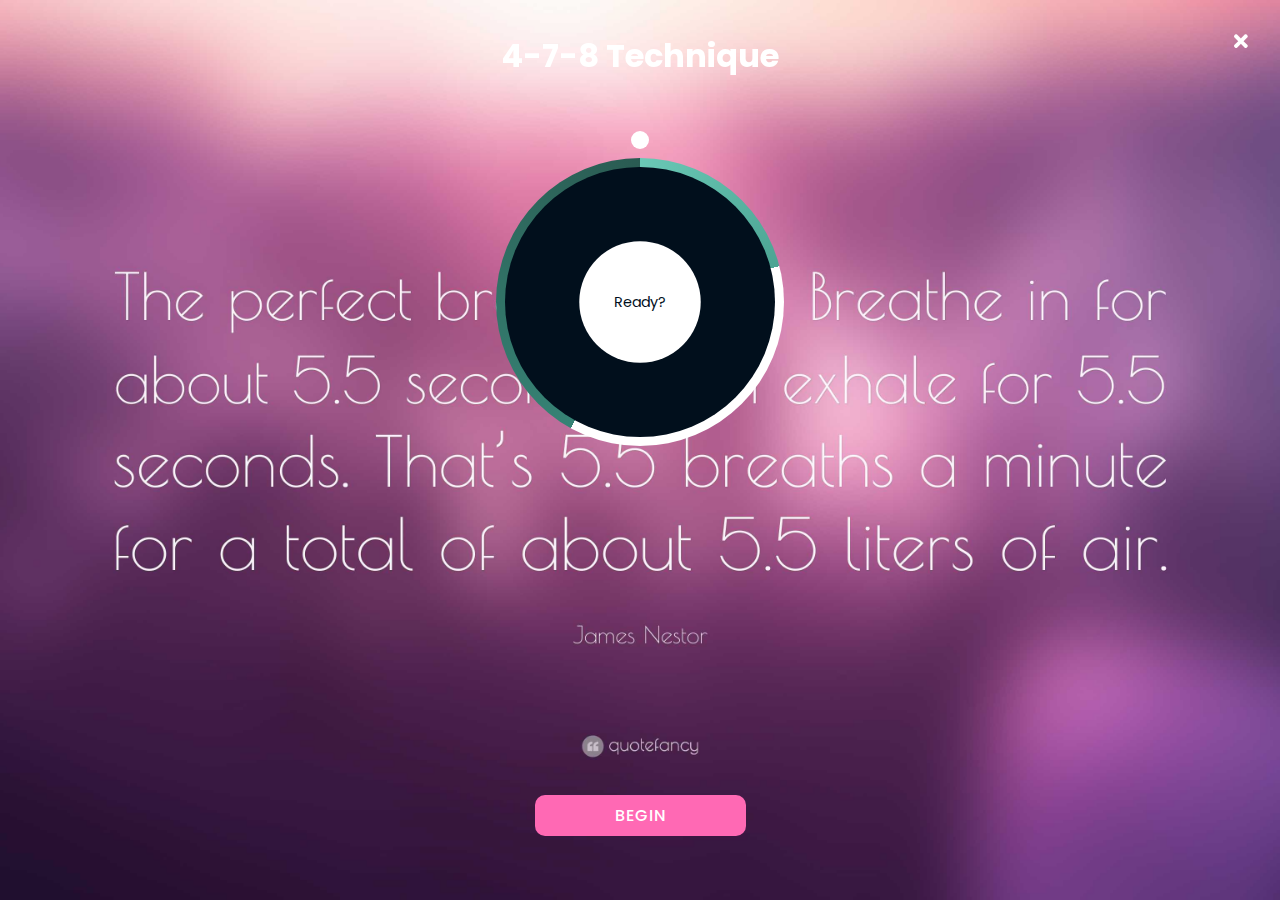
<file: meditation/html/4-7-8-breathing.html>
<!DOCTYPE html>
<html lang="en">
  <head>
    <meta charset="UTF-8" />
    <meta http-equiv="X-UA-Compatible" content="IE=edge" />
    <meta name="viewport" content="width=device-width, initial-scale=1.0" />
    <link rel="preconnect" href="https://fonts.gstatic.com" />
    <link
      href="https://fonts.googleapis.com/css2?family=Poppins:wght@400;500;600&display=swap"
      rel="stylesheet"
    />
    <link
      rel="stylesheet"
      href="https://cdnjs.cloudflare.com/ajax/libs/font-awesome/5.15.2/css/all.min.css"
    />
    <link rel="stylesheet" href="../styles.css" />
    <link rel="icon" type="image/png" sizes="32x32" href="./assets/img/buddha-meditating-monk-meditating-buddhist-monk-giving-a-feeling-of-connection-with-the-universe-buddhist-meditation-indian-tibetan-monk-lama-monk-chanting-mantras-mandala-art-png.webp" />
    <title>Meditation | 4-7-8 Technique</title>
  </head>
  <body id="relax-body">
    <div class="preload">
      <p class="text-loader">take a deep breath</p>
      <span></span>
      <span></span>
      <span></span>
      <span></span>
    </div>
    <!-- deep breathing -->
    <div class="four-breathing" id="four-breathing">
      <h1 class="breath-title">4-7-8 Technique</h1>
      <a class="btn" href="./relax.html">
        <i class="fas fa-times exit-relax btnExit"></i
      ></a>
      <div class="four-container" id="four-container">
        <div class="circle-four"></div>
        <div class="animate-circle" id="animate-circle"></div>
        <p id="four-text">Ready?</p>
        <div class="pointer-container-four">
          <span class="pointer-four"></span>
        </div>
        <div class="gradient-circle-four"></div>
      </div>

      <button class="start-technique-btn">Begin</button>
    </div>

    <script src="../Javascript/four-seven-eight.js"></script>
  </body>
</html>
</file>
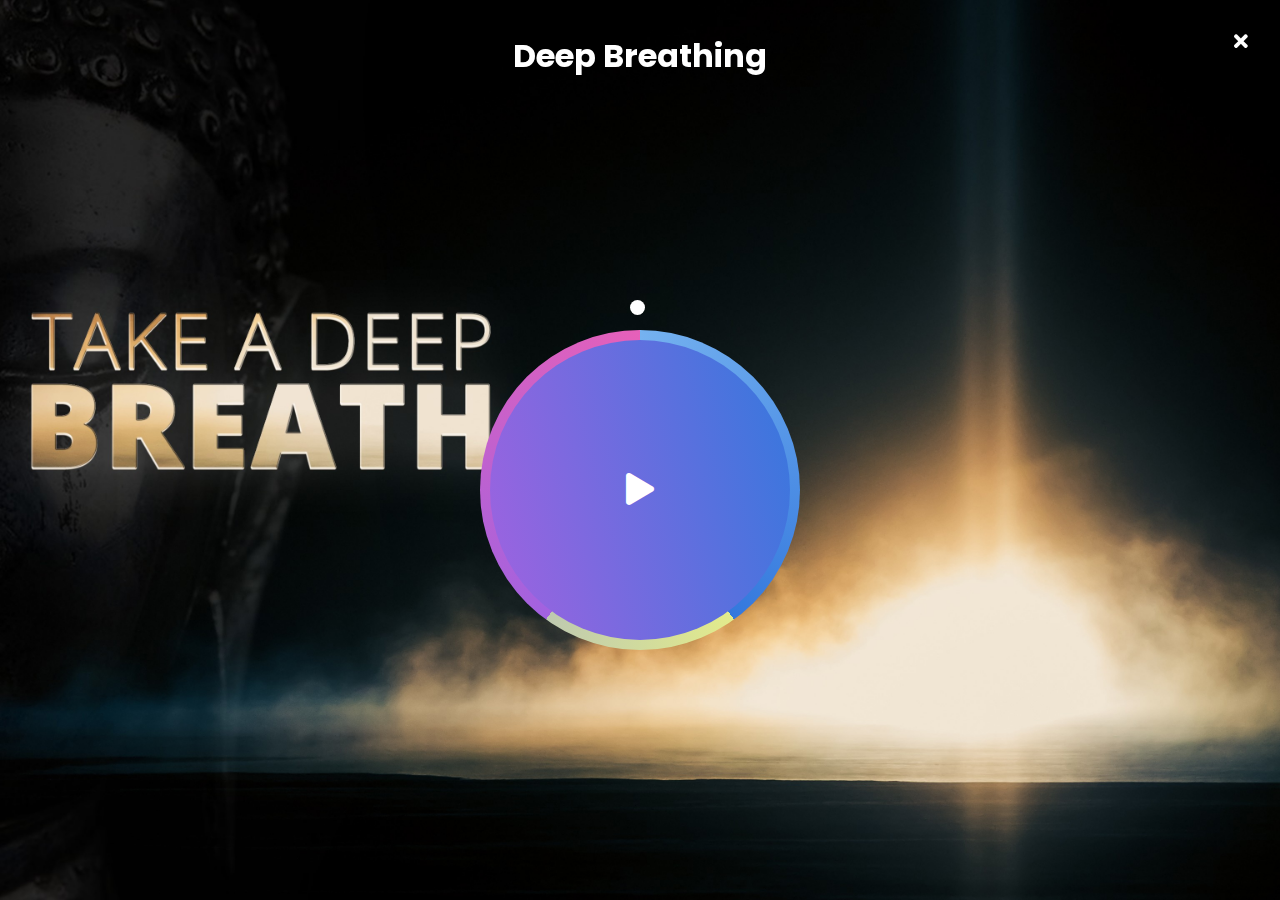
<file: meditation/html/breathing.html>
<!DOCTYPE html>
<html lang="en">
  <head>
    <meta charset="UTF-8" />
    <meta http-equiv="X-UA-Compatible" content="IE=edge" />
    <meta name="viewport" content="width=device-width, initial-scale=1.0" />
    <link rel="preconnect" href="https://fonts.gstatic.com" />
    <link
      href="https://fonts.googleapis.com/css2?family=Poppins:wght@400;500;600&display=swap"
      rel="stylesheet"
    />
    <link
      rel="stylesheet"
      href="https://cdnjs.cloudflare.com/ajax/libs/font-awesome/5.15.2/css/all.min.css"
    />
    <link rel="stylesheet" href="../styles.css" />
    <link rel="icon" type="image/png" sizes="32x32" href="./assets/img/buddha-meditating-monk-meditating-buddhist-monk-giving-a-feeling-of-connection-with-the-universe-buddhist-meditation-indian-tibetan-monk-lama-monk-chanting-mantras-mandala-art-png.webp" />
    <title>Meditation | Deep Breathing</title>
  </head>
  <body id="relax-body">
    <div class="preload">
      <p class="text-loader">take a deep breath</p>
      <span></span>
      <span></span>
      <span></span>
      <span></span>
    </div>
    <!-- deep breathing -->
    <div class="relax-container" id="deep-breathing">
      <h1 class="breath-title">Deep Breathing</h1>
      <a class="btn" href="./relax.html">
        <i class="fas fa-times exit-relax btnExit"></i
      ></a>
      <div class="relaxer-container" id="relaxer-container">
        <div class="circle"></div>
        <p id="relax-text"><i class="fas fa-play fa-2x startBreathe"></i></p>
        <div class="pointer-container">
          <span class="pointer"></span>
        </div>
        <div class="gradient-circle"></div>
      </div>
    </div>

    <script src="../Javascript/breathe.js"></script>
  </body>
</html>
</file>
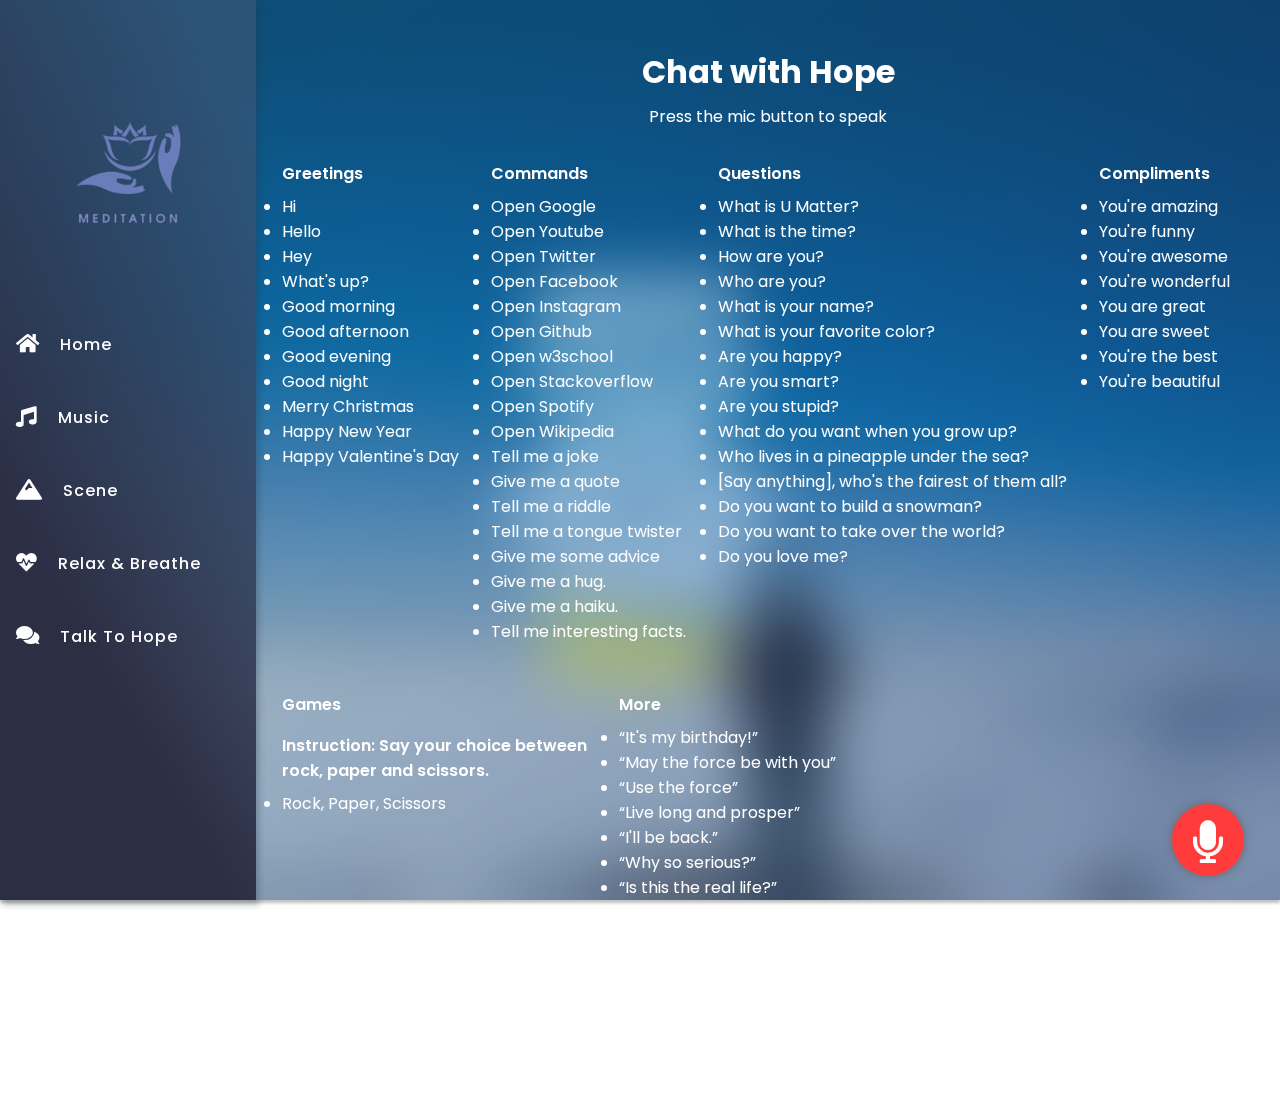
<file: meditation/html/hope.html>
<!DOCTYPE html>
<html lang="en">
  <head>
    <meta charset="UTF-8" />
    <meta http-equiv="X-UA-Compatible" content="IE=edge" />
    <meta name="viewport" content="width=device-width, initial-scale=1.0" />
    <link rel="preconnect" href="https://fonts.gstatic.com" />
    <link
      href="https://fonts.googleapis.com/css2?family=Poppins:wght@400;500;600&display=swap"
      rel="stylesheet"
    />
    <link
      rel="stylesheet"
      href="https://cdnjs.cloudflare.com/ajax/libs/font-awesome/5.15.2/css/all.min.css"
    />
    <link rel="stylesheet" href="../styles.css" />
    <link rel="icon" type="image/png" sizes="32x32" href="./assets/img/buddha-meditating-monk-meditating-buddhist-monk-giving-a-feeling-of-connection-with-the-universe-buddhist-meditation-indian-tibetan-monk-lama-monk-chanting-mantras-mandala-art-png.webp" />
    <title>meditation | Talk to Hope</title>
  </head>
  <body id="hope-body">
    <div class="preload">
      <p class="text-loader">take a deep breath</p>
      <span></span>
      <span></span>
      <span></span>
      <span></span>
    </div>
    <nav class="nav-bar">
      <nav class="nav">
        <img src="../assets/img/yoga1.jpg" alt="" class="logo" />
        <ul class="nav-links">
          <a href="../index.html" class="nav-link">
            <i class="fas fa-home nav-icon"></i>
            <span class="nav-text">Home</span>
          </a>

          <a href="./music.html" class="nav-link">
            <i class="fas fa-music nav-icon"></i>
            <span class="nav-text">Music</span>
          </a>

          <a href="./scene.html" class="nav-link">
            <i class="fas fa-mountain nav-icon"></i>
            <span class="nav-text">Scene</span>
          </a>

          <a href="./relax.html" class="nav-link">
            <i class="fas fa-heartbeat nav-icon"></i>
            <span class="nav-text">Relax & Breathe</span>
          </a>

          <a href="./hope.html" class="nav-link active">
            <i class="fas fa-comments nav-icon"></i>
            <span class="nav-text">Talk To Hope</span>
          </a>
        </ul>
      </nav>
    </nav>
    <!-- mobile-header -->
    <header class="header mobile-music-header">
      <!-- mobile logo -->
      <div class="mobile-logo">
        <img src="../assets/img/yoga1.jpg" alt="" />
      </div>
      <!-- menu -->
      <div class="menu">
        <div class="line line1"></div>
        <div class="line line2"></div>
        <div class="line line3"></div>
      </div>
    </header>
    <!-- mobile nav -->
    <nav class="mobile-nav">
      <ul class="mobile-nav-links">
        <a href="../index.html" class="mobile-nav-link">
          <i class="fas fa-home mobile-nav-icon"></i>
          <span class="mobile-nav-text">Home</span>
        </a>

        <a href="./music.html" class="mobile-nav-link">
          <i class="fas fa-music mobile-nav-icon"></i>

          <span class="mobile-nav-text">Music</span>
        </a>

        <a href="./scene.html" class="mobile-nav-link">
          <i class="fas fa-mountain mobile-nav-icon"></i>
          <span class="mobile-nav-text">Scene</span>
        </a>

        <a href="./relax.html" class="mobile-nav-link">
          <i class="fas fa-heartbeat mobile-nav-icon"></i>
          <span class="mobile-nav-text">Relax & Breathe</span>
        </a>

        <a href="./hope.html" class="mobile-nav-link mobile-active">
          <i class="fas fa-comments mobile-nav-icon"></i>
          <span class="mobile-nav-text">Talk To Hope</span>
        </a>
      </ul>
    </nav>

    <!-- mobile-bottom-menu -->
    <nav class="mobile-b-nav">
      <ul class="mobile-b-nav-links">
        <a href="../index.html" class="mobile-b-nav-link">
          <i class="fas fa-home mobile-b-icon"></i>
        </a>
        <a href="./music.html" class="mobile-b-nav-link">
          <i class="fas fa-music mobile-b-icon"></i>
        </a>

        <a href="./scene.html" class="mobile-b-nav-link">
          <i class="fas fa-mountain mobile-b-icon"></i>
        </a>

        <a href="./relax.html" class="mobile-b-nav-link">
          <i class="fas fa-heartbeat mobile-b-icon"></i>
        </a>

        <a href="./hope.html" class="mobile-b-nav-link">
          <i class="fas fa-comments mobile-b-icon mobile-b-active"></i>
        </a>
      </ul>
    </nav>

    <!-- content -->
    <div class="content hope">
      <header class="hope-header"><h1>Chat with Hope</h1></header>
      <section class="hope-content">
        <p class="show-command">Say "Show all commands." to see commands.</p>
        <div class="skill-list-container">
          <p class="press-to-speak-title">Press the mic button to speak</p>

          <div class="skill-list">
            <ul>
              <p>Greetings</p>
              <li>Hi</li>
              <li>Hello</li>
              <li>Hey</li>
              <li>What's up?</li>
              <li>Good morning</li>
              <li>Good afternoon</li>
              <li>Good evening</li>
              <li>Good night</li>
              <li>Merry Christmas</li>
              <li>Happy New Year</li>
              <li>Happy Valentine's Day</li>
            </ul>
            <ul>
              <p>Commands</p>
              <li>Open Google</li>
              <li>Open Youtube</li>
              <li>Open Twitter</li>
              <li>Open Facebook</li>
              <li>Open Instagram</li>
              <li>Open Github</li>
              <li>Open w3school</li>
              <li>Open Stackoverflow</li>
              <li>Open Spotify</li>
              <li>Open Wikipedia</li>
              <li>Tell me a joke</li>
              <li>Give me a quote</li>
              <li>Tell me a riddle</li>
              <li>Tell me a tongue twister</li>
              <li>Give me some advice</li>
              <li>Give me a hug.</li>
              <li>Give me a haiku.</li>
              <li>Tell me interesting facts.</li>
            </ul>

            <ul>
              <p>Questions</p>
              <li>What is U Matter?</li>
              <li>What is the time?</li>
              <li>How are you?</li>
              <li>Who are you?</li>
              <li>What is your name?</li>
              <li>What is your favorite color?</li>
              <li>Are you happy?</li>
              <li>Are you smart?</li>
              <li>Are you stupid?</li>
              <li>What do you want when you grow up?</li>
              <li>Who lives in a pineapple under the sea?</li>
              <li>[Say anything], who's the fairest of them all?</li>
              <li>Do you want to build a snowman?</li>
              <li>Do you want to take over the world?</li>
              <li>Do you love me?</li>
            </ul>
            <ul>
              <p>Compliments</p>
              <li>You're amazing</li>
              <li>You're funny</li>
              <li>You're awesome</li>
              <li>You're wonderful</li>
              <li>You are great</li>
              <li>You are sweet</li>
              <li>You're the best</li>
              <li>You're beautiful</li>
            </ul>

            <ul>
              <p>Games</p>
              <p>
                Instruction: Say your choice between <br />
                rock, paper and scissors.
              </p>
              <li>Rock, Paper, Scissors</li>
            </ul>
            <ul>
              <p>More</p>
              <li>“It's my birthday!”</li>
              <li>“May the force be with you”</li>
              <li>“Use the force”</li>
              <li>“Live long and prosper”</li>
              <li>“I'll be back.”</li>
              <li>“Why so serious?”</li>
              <li>“Is this the real life?”</li>
              <li>“Never gonna give you up”</li>
              <li>“See you later alligator”</li>
              <li>“Roses are red, violets are blue”</li>
              <li>“Knock knock”</li>
              <li>“Mic test”</li>
              <li>“I'm sad”</li>
              <li>“Marco”</li>
            </ul>
          </div>
        </div>
        <div class="chatarea-main">
          <div class="chatarea-outer"></div>
        </div>
      </section>
      <button id="mic"><i class="fas fa-microphone"></i></button>
    </div>
    <script src="../Javascript/hope.js"></script>
  </body>
</html>
</file>
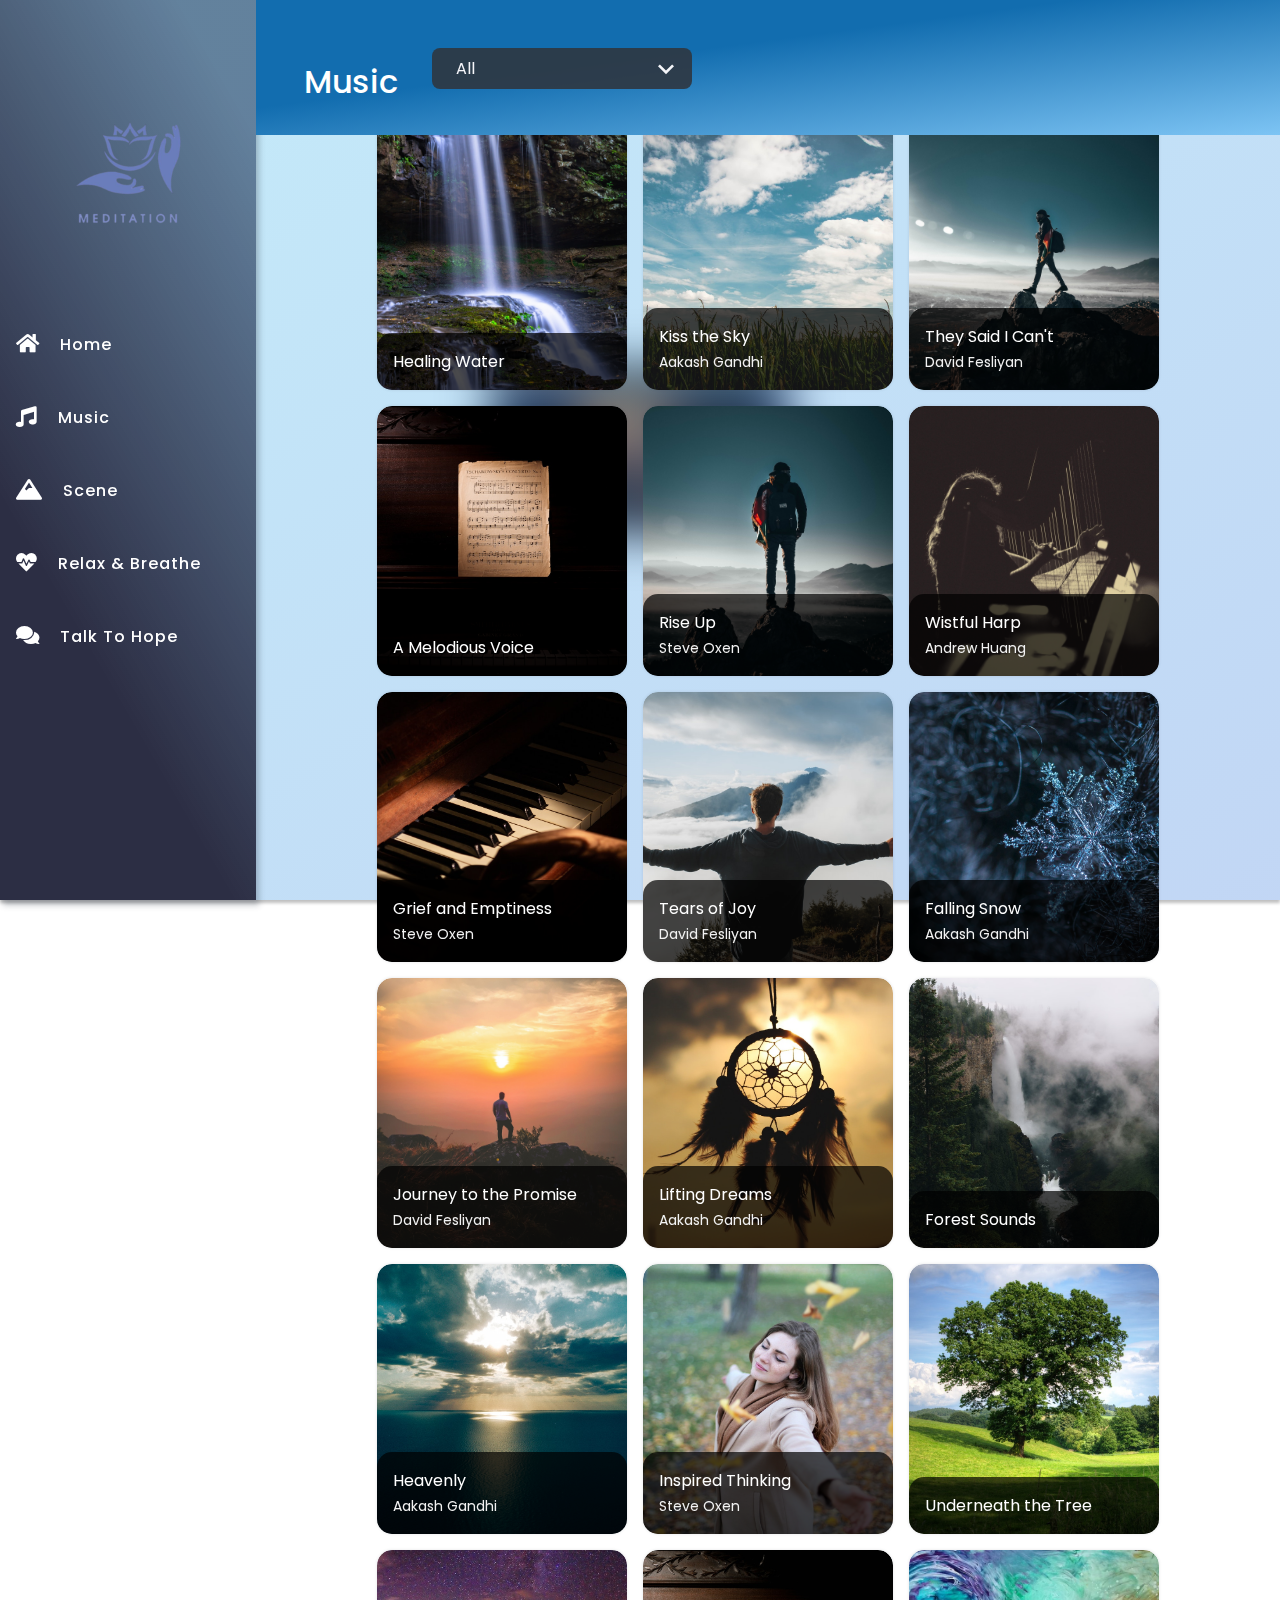
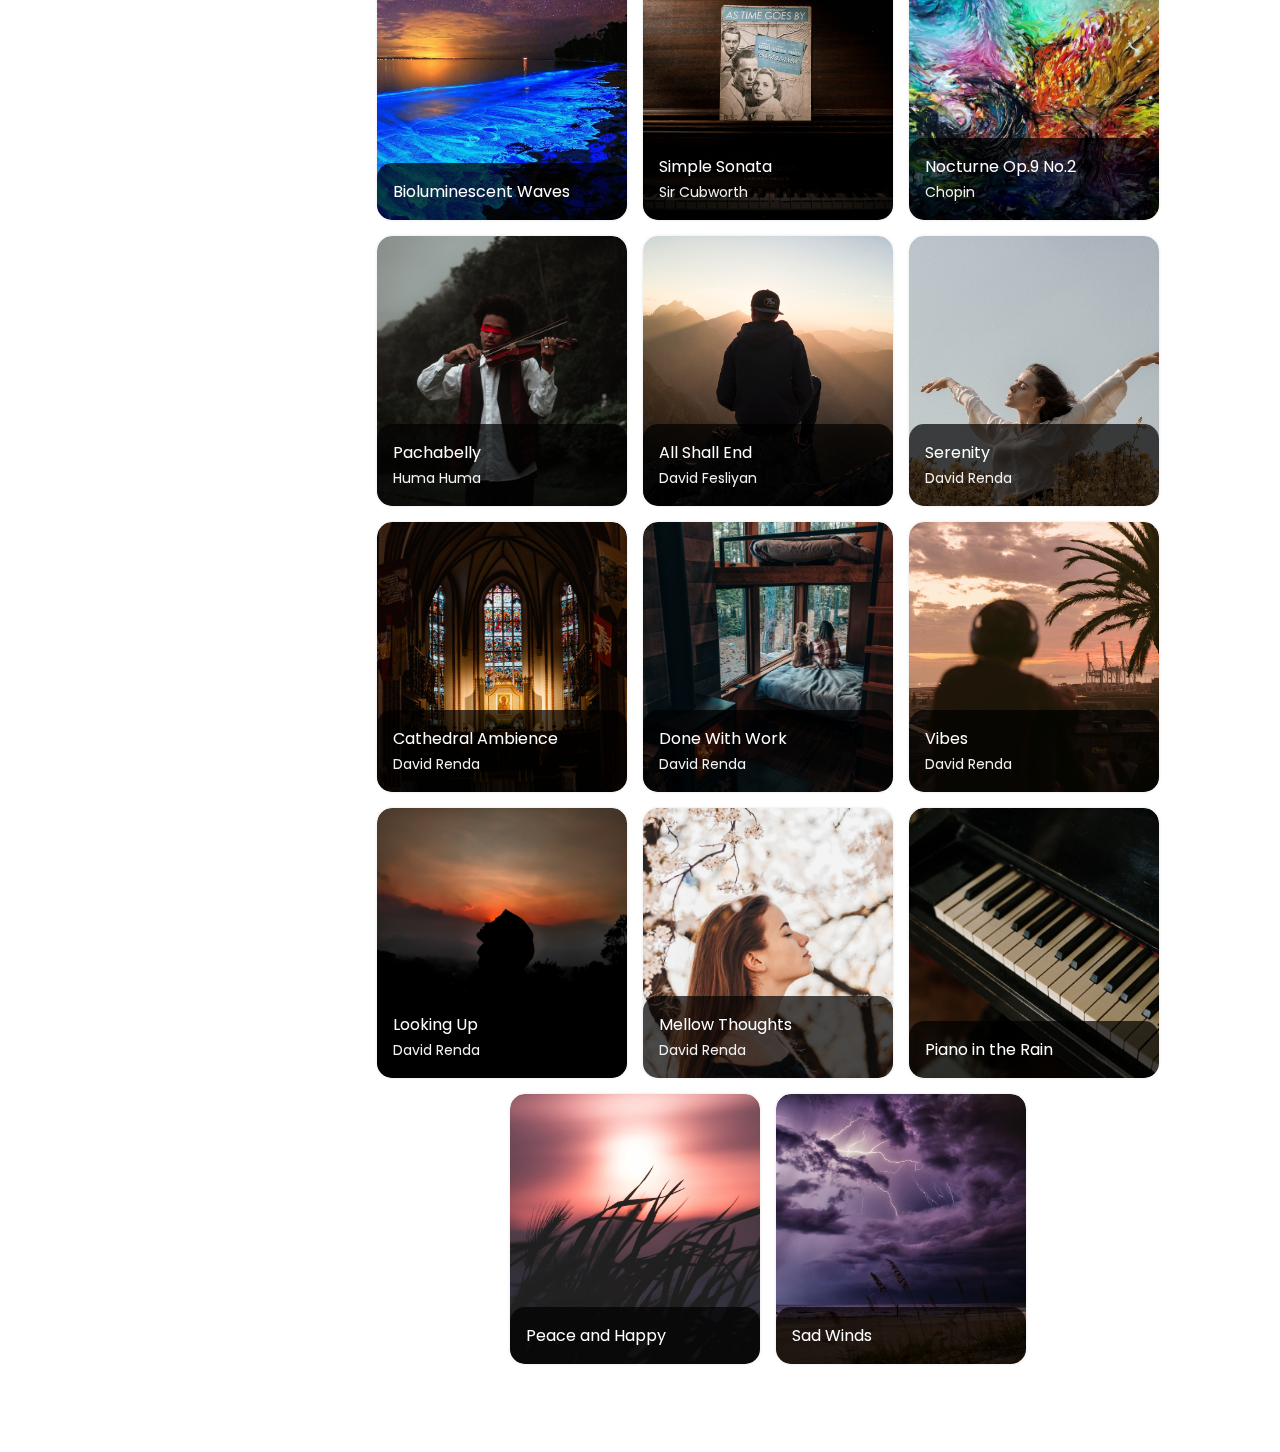
<file: meditation/html/music.html>
<!DOCTYPE html>
<html lang="en">
  <head>
    <meta charset="UTF-8" />
    <meta http-equiv="X-UA-Compatible" content="IE=edge" />
    <meta name="viewport" content="width=device-width, initial-scale=1.0" />
    <link rel="preconnect" href="https://fonts.gstatic.com" />
    <link
      href="https://fonts.googleapis.com/css2?family=Poppins:wght@400;500;600&display=swap"
      rel="stylesheet"
    />
    <link
      rel="stylesheet"
      href="https://cdnjs.cloudflare.com/ajax/libs/font-awesome/5.15.2/css/all.min.css"
    />
    <link rel="stylesheet" href="../styles.css" />
    <link rel="icon" type="image/png" sizes="32x32" href="./assets/img/buddha-meditating-monk-meditating-buddhist-monk-giving-a-feeling-of-connection-with-the-universe-buddhist-meditation-indian-tibetan-monk-lama-monk-chanting-mantras-mandala-art-png.webp" />
    <title>meditation | Music</title>
  </head>
  <body id="music-body">
    <div class="preload">
      <p class="text-loader">take a deep breath</p>
      <span></span>
      <span></span>
      <span></span>
      <span></span>
    </div>
    <nav class="nav-bar">
      <nav class="nav">
        <img src="../assets/img/yoga1.jpg" alt="" class="logo" />
        <ul class="nav-links">
          <a href="../index.html" class="nav-link">
            <i class="fas fa-home nav-icon"></i>
            <span class="nav-text">Home</span>
          </a>

          <a href="./music.html" class="nav-link active">
            <i class="fas fa-music nav-icon"></i>
            <span class="nav-text">Music</span>
          </a>

          <a href="./scene.html" class="nav-link">
            <i class="fas fa-mountain nav-icon"></i>
            <span class="nav-text">Scene</span>
          </a>

          <a href="./relax.html" class="nav-link">
            <i class="fas fa-heartbeat nav-icon"></i>
            <span class="nav-text">Relax & Breathe</span>
          </a>

          <a href="./hope.html" class="nav-link">
            <i class="fas fa-comments nav-icon"></i>
            <span class="nav-text">Talk To Hope</span>
          </a>
        </ul>
      </nav>
    </nav>
    <!-- mobile-header -->
    <header class="header mobile-music-header">
      <!-- mobile logo -->
      <div class="mobile-logo">
        <img src="../assets/img/yoga1.jpg" alt="" />
      </div>
      <!-- menu -->
      <div class="menu">
        <div class="line line1"></div>
        <div class="line line2"></div>
        <div class="line line3"></div>
      </div>
    </header>
    <!-- mobile nav -->
    <nav class="mobile-nav">
      <ul class="mobile-nav-links">
        <a href="../index.html" class="mobile-nav-link">
          <i class="fas fa-home mobile-nav-icon"></i>
          <span class="mobile-nav-text">Home</span>
        </a>

        <a href="./music.html" class="mobile-nav-link mobile-active">
          <i class="fas fa-music mobile-nav-icon"></i>

          <span class="mobile-nav-text">Music</span>
        </a>

        <a href="./scene.html" class="mobile-nav-link">
          <i class="fas fa-mountain mobile-nav-icon"></i>
          <span class="mobile-nav-text">Scene</span>
        </a>

        <a href="./relax.html" class="mobile-nav-link">
          <i class="fas fa-heartbeat mobile-nav-icon"></i>
          <span class="mobile-nav-text">Relax & Breathe</span>
        </a>

        <a href="./hope.html" class="mobile-nav-link">
          <i class="fas fa-comments mobile-nav-icon"></i>
          <span class="mobile-nav-text">Talk To Hope</span>
        </a>
      </ul>
    </nav>

    <!-- mobile-bottom-menu -->
    <nav class="mobile-b-nav">
      <ul class="mobile-b-nav-links">
        <a href="../index.html" class="mobile-b-nav-link">
          <i class="fas fa-home mobile-b-icon"></i>
        </a>
        <a href="./music.html" class="mobile-b-nav-link">
          <i class="fas fa-music mobile-b-icon mobile-b-active"></i>
        </a>

        <a href="./scene.html" class="mobile-b-nav-link">
          <i class="fas fa-mountain mobile-b-icon"></i>
        </a>

        <a href="./relax.html" class="mobile-b-nav-link">
          <i class="fas fa-heartbeat mobile-b-icon"></i>
        </a>

        <a href="./hope.html" class="mobile-b-nav-link">
          <i class="fas fa-comments mobile-b-icon"></i>
        </a>
      </ul>
    </nav>

    <!-- content -->

    <div class="content music">
      <!-- header start -->
      <div class="main-header">
        <h1 class="main-titles music-title-page">Music</h1>
        <div class="filter-button-container">
          <button
            class="filter-button filter-item filter-button-active"
            data-name="all"
          >
            <span class="filter-item" data-name="all">All</span>
          </button>

          <button class="filter-button filter-item" data-name="nature-melodies">
            <span class="filter-item" data-name="nature-melodies"
              >Nature Melodies</span
            >
          </button>

          <button
            class="filter-button filter-item"
            data-name="nature-instument"
          >
            <span class="filter-item" data-name="nature-instument"
              >Nature Instument</span
            >
          </button>
          <button class="filter-button filter-item" data-name="classical">
            <span class="filter-item" data-name="classical"
              >Classical Music</span
            >
          </button>
          <button class="filter-button filter-item" data-name="instrumental">
            <span class="filter-item" data-name="instrumental"
              >Instumental</span
            >
          </button>
          <button class="filter-button filter-item" data-name="lofi">
            <span class="filter-item" data-name="lofi">Lofi</span>
          </button>
          <button class="filter-button filter-item" data-name="motivating">
            <span class="filter-item" data-name="motivating">Motivating</span>
          </button>
          <button class="filter-button filter-item" data-name="ambient">
            <span class="filter-item" data-name="ambient">Ambient</span>
          </button>
        </div>
      </div>

      <!-- select box -->
      <div class="select-box">
        <div class="options-container category-container">
          <div class="option music-category" data-name="all">
            <input
              type="radio"
              class="radio music-category"
              id="all"
              name="category"
              data-name="all"
            />
            <label for="all">All</label>
          </div>

          <div class="option music-category" data-name="nature-melodies">
            <input
              type="radio"
              class="radio music-category"
              id="nature-melodies"
              name="category"
              data-name="nature-melodies"
            />
            <label for="nature-melodies">Nature Melodies</label>
          </div>

          <div class="option music-category" data-name="nature-instument">
            <input
              type="radio"
              class="radio music-category"
              id="nature-instument"
              name="category"
              data-name="nature-instument"
            />

            <label for="nature-instument">Nature and Instrument</label>
          </div>

          <div class="option music-category" data-name="classical">
            <input
              type="radio"
              class="radio music-category"
              id="classical"
              name="category"
              data-name="classical"
            />
            <label for="classical">Classical Music</label>
          </div>

          <div class="option music-category" data-name="instrumental">
            <input
              type="radio"
              class="radio music-category"
              id="instrumental"
              name="category"
              data-name="instrumental"
            />
            <label for="instrumental">Instrumental</label>
          </div>

          <div class="option music-category" data-name="lofi">
            <input
              type="radio"
              class="radio music-category"
              id="lofi"
              name="category"
              data-name="lofi"
            />
            <label for="lofi">Lofi</label>
          </div>

          <div class="option music-category" data-name="motivating">
            <input
              type="radio"
              class="radio music-category"
              id="motivating"
              name="category"
              data-name="motivating"
            />
            <label for="motivating">Motivating</label>
          </div>

          <div class="option music-category" data-name="ambient">
            <input
              type="radio"
              class="radio music-category"
              id="ambient"
              name="category"
              data-name="ambient"
            />
            <label for="ambient">Ambient</label>
          </div>
        </div>

        <div class="selected">All</div>
      </div>
      <!-- filter -->

      <!-- music-card -->
      <div class="music-card-container" id="music-container">
        <div class="music-box">
          <audio class="song">
            <source src="../assets/music/nature-instrument/Healing Water.mp3" />
          </audio>

          <!-- instrumental, nature instrument and motivating-->
          <div
            class="music-content music-mobile-content"
            data-name="nature-instument"
          >
            <div
              class="music-img"
              id="play"
              data-sound="../assets/music/nature-instrument/Healing Water.mp3"
            >
              <img
                src="../assets/music-images/nature-instrument/healing water.jpg"
                alt=""
              />
            </div>
            <div class="music-title"><span>Healing Water</span></div>
          </div>

          <div
            class="music-content music-mobile-content"
            data-name="instrumental"
          >
            <div
              class="music-img"
              id="play"
              data-sound="../assets/music/instrumental/Aakash Gandhi - Kiss the Sky.mp3"
            >
              <img
                src="../assets/music-images/instrumental/kiss the sky.jpg"
                alt=""
              />
            </div>
            <div class="music-title">
              <span>Kiss the Sky</span><br />
              <span class="artist">Aakash Gandhi</span>
            </div>
          </div>

          <div
            class="music-content music-mobile-content"
            data-name="motivating"
          >
            <div
              class="music-img"
              id="play"
              data-sound="../assets/music/motivating/they-said-i-cant.mp3"
            >
              <img
                src="../assets/music-images/motivating/they say i can't.jpg"
                alt=""
              />
            </div>
            <div class="music-title">
              <span>They Said I Can't</span><br />
              <span class="artist">David Fesliyan</span>
            </div>
          </div>

          <div
            class="music-content music-mobile-content"
            data-name="nature-instument"
          >
            <div
              class="music-img"
              id="play"
              data-sound="../assets/music/nature-instrument/a melodious voice.mp3"
            >
              <img
                src="../assets/music-images/nature-instrument/a melodious voice.jpg"
                alt=""
              />
            </div>
            <div class="music-title"><span>A Melodious Voice</span></div>
          </div>

          <div
            class="music-content music-mobile-content"
            data-name="motivating"
          >
            <div
              class="music-img"
              id="play"
              data-sound="../assets/music/motivating/rise-up.mp3"
            >
              <img src="../assets/music-images/motivating/rise up.jpg" alt="" />
            </div>
            <div class="music-title">
              <span>Rise Up</span><br />
              <span class="artist">Steve Oxen</span>
            </div>
          </div>

          <div
            class="music-content music-mobile-content"
            data-name="instrumental"
          >
            <div
              class="music-img"
              id="play"
              data-sound="../assets/music/instrumental/wistful-harp.mp3"
            >
              <img
                src="../assets/music-images/instrumental/wistful harp.jpg"
                alt=""
              />
            </div>
            <div class="music-title">
              <span>Wistful Harp</span><br />
              <span class="artist">Andrew Huang</span>
            </div>
          </div>

          <div
            class="music-content music-mobile-content"
            data-name="instrumental"
          >
            <div
              class="music-img"
              id="play"
              data-sound="../assets/music/instrumental/grief-and-emptiness.mp3"
            >
              <img
                src="../assets/music-images/instrumental/grief and emptiness.jpg"
                alt=""
              />
            </div>
            <div class="music-title">
              <span>Grief and Emptiness</span><br />
              <span class="artist">Steve Oxen</span>
            </div>
          </div>

          <div
            class="music-content music-mobile-content"
            data-name="motivating"
          >
            <div
              class="music-img"
              id="play"
              data-sound="../assets/music/motivating/tears-of-joy.mp3"
            >
              <img
                src="../assets/music-images/motivating/tears of joy.jpg"
                alt=""
              />
            </div>
            <div class="music-title">
              <span>Tears of Joy</span><br />
              <span class="artist">David Fesliyan</span>
            </div>
          </div>

          <div
            class="music-content music-mobile-content"
            data-name="instrumental"
          >
            <div
              class="music-img"
              id="play"
              data-sound="../assets/music/instrumental/Aakash Gandhi - Falling Snow.mp3"
            >
              <img
                src="../assets/music-images/instrumental/falling snow.jpg"
                alt=""
              />
            </div>
            <div class="music-title">
              <span>Falling Snow</span><br />
              <span class="artist">Aakash Gandhi</span>
            </div>
          </div>

          <div
            class="music-content music-mobile-content"
            data-name="motivating"
          >
            <div
              class="music-img"
              id="play"
              data-sound="../assets/music/motivating/journey-to-the-promise.mp3"
            >
              <img
                src="../assets/music-images/motivating/journey to the promise.jpg"
                alt=""
              />
            </div>
            <div class="music-title">
              <span>Journey to the Promise</span><br />
              <span class="artist">David Fesliyan</span>
            </div>
          </div>

          <div
            class="music-content music-mobile-content"
            data-name="instrumental"
          >
            <div
              class="music-img"
              id="play"
              data-sound="../assets/music/instrumental/Aakash Gandhi - Lifting Dreams.mp3"
            >
              <img
                src="../assets/music-images/instrumental/lifting dreams.jpg"
                alt=""
              />
            </div>
            <div class="music-title">
              <span>Lifting Dreams</span><br />
              <span class="artist">Aakash Gandhi</span>
            </div>
          </div>

          <div
            class="music-content music-mobile-content"
            data-name="nature-melodies"
          >
            <div
              class="music-img"
              id="play"
              data-sound="../assets/music/nature-melodies/forest sound.mp3"
            >
              <img
                src="../assets/music-images/nature-melodies/forest.jpg"
                alt=""
              />
            </div>
            <div class="music-title"><span>Forest Sounds </span><br /></div>
          </div>

          <div
            class="music-content music-mobile-content"
            data-name="instrumental"
          >
            <div
              class="music-img"
              id="play"
              data-sound="../assets/music/instrumental/Aakash Gandhi - Heavenly.mp3"
            >
              <img
                src="../assets/music-images/instrumental/heavenly.jpg"
                alt=""
              />
            </div>
            <div class="music-title">
              <span>Heavenly</span><br />
              <span class="artist">Aakash Gandhi</span>
            </div>
          </div>

          <div
            class="music-content music-mobile-content"
            data-name="motivating"
          >
            <div
              class="music-img"
              id="play"
              data-sound="../assets/music/motivating/inspired-thinking.mp3"
            >
              <img
                src="../assets/music-images/motivating/inspired thinking.jpg"
                alt=""
              />
            </div>
            <div class="music-title">
              <span>Inspired Thinking</span><br />
              <span class="artist">Steve Oxen</span>
            </div>
          </div>

          <div
            class="music-content music-mobile-content"
            data-name="nature-melodies"
          >
            <div
              class="music-img"
              id="play"
              data-sound="../assets/music/nature-melodies/trees.mp3"
            >
              <img
                src="../assets/music-images/nature-melodies/trees.jpg"
                alt=""
              />
            </div>
            <div class="music-title">
              <span>Underneath the Tree</span><br />
            </div>
          </div>

          <div
            class="music-content music-mobile-content"
            data-name="nature-melodies"
          >
            <div
              class="music-img"
              id="play"
              data-sound="../assets/music/nature-melodies/bioluminescent-waves.mp3"
            >
              <img
                src="../assets/music-images/nature-melodies/bioluminescent-waves.jpg"
                alt=""
              />
            </div>
            <div class="music-title">
              <span>Bioluminescent Waves</span><br />
            </div>
          </div>

          <div
            class="music-content music-mobile-content"
            data-name="instrumental"
          >
            <div
              class="music-img"
              id="play"
              data-sound="../assets/music/instrumental/Simple Sonata - Sir Cubworth.mp3"
            >
              <img
                src="../assets/music-images/instrumental/simple sonata.jpg"
                alt=""
              />
            </div>
            <div class="music-title">
              <span>Simple Sonata</span><br />
              <span class="artist">Sir Cubworth</span>
            </div>
          </div>

          <!-- classical -->
          <div class="music-content music-mobile-content" data-name="classical">
            <div
              class="music-img"
              id="play"
              data-sound="../assets/music/classical/Nocturne Op.9 No.2.mp3"
            >
              <img
                src="../assets/music-images/classical/nocturne op9 no2.jpg"
                alt=""
              />
            </div>
            <div class="music-title">
              <span>Nocturne Op.9 No.2</span><br />
              <span class="artist">Chopin</span>
            </div>
          </div>

          <div class="music-content music-mobile-content" data-name="classical">
            <div
              class="music-img"
              id="play"
              data-sound="../assets/music/classical/pachabelly.mp3"
            >
              <img
                src="../assets/music-images/classical/pachabelly.jpg"
                alt=""
              />
            </div>
            <div class="music-title">
              <span>Pachabelly</span><br />
              <span class="artist">Huma Huma</span>
            </div>
          </div>
          <!--ambient-->
          <div class="music-content music-mobile-content" data-name="ambient">
            <div
              class="music-img"
              id="play"
              data-sound="../assets/music/ambient/all-shall-end.mp3"
            >
              <img
                src="../assets/music-images/ambient/all shall end.jpg"
                alt=""
              />
            </div>
            <div class="music-title">
              <span>All Shall End</span><br />
              <span class="artist">David Fesliyan</span>
            </div>
          </div>

          <div class="music-content music-mobile-content" data-name="ambient">
            <div
              class="music-img"
              id="play"
              data-sound="../assets/music/ambient/serenity.mp3"
            >
              <img src="../assets/music-images/ambient/serenity.jpg" alt="" />
            </div>
            <div class="music-title">
              <span>Serenity</span><br />
              <span class="artist">David Renda</span>
            </div>
          </div>

          <div class="music-content music-mobile-content" data-name="ambient">
            <div
              class="music-img"
              id="play"
              data-sound="../assets/music/ambient/cathedral-ambience.mp3"
            >
              <img src="../assets/music-images/ambient/cathedral.jpg" alt="" />
            </div>
            <div class="music-title">
              <span>Cathedral Ambience</span><br />
              <span class="artist">David Renda</span>
            </div>
          </div>

          <!-- lofi-->
          <div class="music-content music-mobile-content" data-name="lofi">
            <div
              class="music-img"
              id="play"
              data-sound="../assets/music/lofi/done-with-work.mp3"
            >
              <img src="../assets/music-images/lofi/done with work.jpg" alt="" />
            </div>
            <div class="music-title">
              <span>Done With Work</span><br />
              <span class="artist">David Renda</span>
            </div>
          </div>

          <div class="music-content music-mobile-content" data-name="lofi">
            <div
              class="music-img"
              id="play"
              data-sound="../assets/music/lofi/vibes.mp3"
            >
              <img src="../assets/music-images/lofi/vibe.jpg" alt="" />
            </div>
            <div class="music-title">
              <span>Vibes</span><br />
              <span class="artist">David Renda</span>
            </div>
          </div>

          <div class="music-content music-mobile-content" data-name="lofi">
            <div
              class="music-img"
              id="play"
              data-sound="../assets/music/lofi/looking-up.mp3"
            >
              <img src="../assets/music-images/lofi/looking up.jpg" alt="" />
            </div>
            <div class="music-title">
              <span>Looking Up</span><br />
              <span class="artist">David Renda</span>
            </div>
          </div>

          <div class="music-content music-mobile-content" data-name="lofi">
            <div
              class="music-img"
              id="play"
              data-sound="../assets/music/lofi/mellow-thoughts.mp3"
            >
              <img
                src="../assets/music-images/lofi/mellow thoughts.jpg"
                alt=""
              />
            </div>
            <div class="music-title">
              <span>Mellow Thoughts</span><br />
              <span class="artist">David Renda</span>
            </div>
          </div>

          <!--nature instrument-->
          <div
            class="music-content music-mobile-content"
            data-name="nature-instument"
          >
            <div
              class="music-img"
              id="play"
              data-sound="../assets/music/nature-instrument/Piano in the Rain.mp3"
            >
              <img
                src="../assets/music-images/nature-instrument/piano in the rain.jpg"
                alt=""
              />
            </div>
            <div class="music-title"><span>Piano in the Rain</span></div>
          </div>

          <div
            class="music-content music-mobile-content"
            data-name="nature-instument"
          >
            <div
              class="music-img"
              id="play"
              data-sound="../assets/music/nature-instrument/Peace and Happy.mp3"
            >
              <img
                src="../assets/music-images/nature-instrument/peace and happy.jpg"
                alt=""
              />
            </div>
            <div class="music-title"><span>Peace and Happy</span></div>
          </div>

          <div
            class="music-content music-mobile-content"
            data-name="nature-instument"
          >
            <div
              class="music-img"
              id="play"
              data-sound="../assets/music/nature-instrument/Sad Winds.mp3"
            >
              <img
                src="../assets/music-images/nature-instrument/sad winds.jpg"
                alt=""
              />
            </div>
            <div class="music-title"><span>Sad Winds</span></div>
          </div>
        </div>

        <div class="music-info">
          <div class="progress-container" id="progress-container">
            <div class="progress" id="progress"></div>
          </div>
        </div>

        <div class="navigation">
          <div class="navigation-music">
            <button class="stop-button">
              <i class="fas fa-stop pause"></i>
            </button>
            <div class="volume-container">
              <p id="volume_show">80</p>
              <i
                class="fa fa-volume-up"
                aria-hidden="true"
                id="volume_icon"
              ></i>
              <input type="range" min="0" max="100" value="80" id="volume" />
            </div>

            <button class="replayBtn"><i class="fas fa-redo-alt"></i></button>
          </div>
        </div>
      </div>
    </div>
    <script src="../Javascript/music.js"></script>
  </body>
</html>
</file>
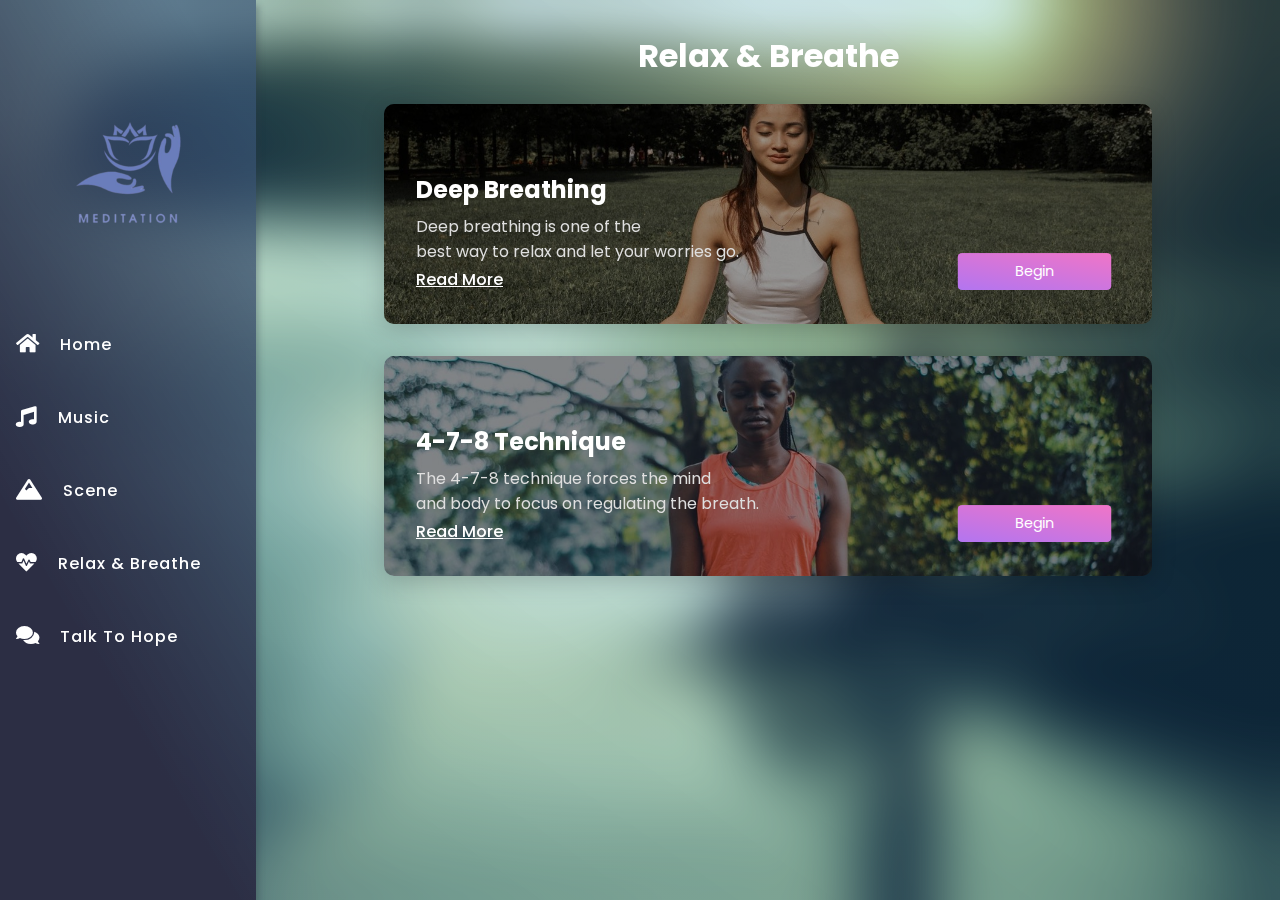
<file: meditation/html/relax.html>
<!DOCTYPE html>
<html lang="en">
  <head>
    <meta charset="UTF-8" />
    <meta http-equiv="X-UA-Compatible" content="IE=edge" />
    <meta name="viewport" content="width=device-width, initial-scale=1.0" />
    <link rel="preconnect" href="https://fonts.gstatic.com" />
    <link
      href="https://fonts.googleapis.com/css2?family=Poppins:wght@400;500;600&display=swap"
      rel="stylesheet"
    />
    <link
      rel="stylesheet"
      href="https://cdnjs.cloudflare.com/ajax/libs/font-awesome/5.15.2/css/all.min.css"
    />
    <link rel="stylesheet" href="../styles.css" />
    <link rel="icon" type="image/png" sizes="32x32" href="./assets/img/buddha-meditating-monk-meditating-buddhist-monk-giving-a-feeling-of-connection-with-the-universe-buddhist-meditation-indian-tibetan-monk-lama-monk-chanting-mantras-mandala-art-png.webp" />
    <title>Meditation | Relax & Breathe</title>
  </head>
  <body id="relax-body">
    <div class="preload">
      <p class="text-loader">relax & breathe</p>
      <span></span>
      <span></span>
      <span></span>
      <span></span>
    </div>
    <nav class="nav-bar">
      <nav class="nav">
        <img src="../assets/img/yoga1.jpg" alt="" class="logo" />
        <ul class="nav-links">
          <a href="../index.html" class="nav-link">
            <i class="fas fa-home nav-icon"></i>
            <span class="nav-text">Home</span>
          </a>

          <a href="./music.html" class="nav-link">
            <i class="fas fa-music nav-icon"></i>
            <span class="nav-text">Music</span>
          </a>

          <a href="./scene.html" class="nav-link">
            <i class="fas fa-mountain nav-icon"></i>
            <span class="nav-text">Scene</span>
          </a>

          <a href="./relax.html" class="nav-link active">
            <i class="fas fa-heartbeat nav-icon"></i>
            <span class="nav-text">Relax & Breathe</span>
          </a>

          <a href="./hope.html" class="nav-link">
            <i class="fas fa-comments nav-icon"></i>
            <span class="nav-text">Talk To Hope</span>
          </a>
        </ul>
      </nav>
    </nav>
    <!-- mobile-header -->
    <header class="header mobile-music-header">
      <!-- mobile logo -->
      <div class="mobile-logo">
        <img src="../assets/img/yoga1.jpg" alt="" />
      </div>
      <!-- menu -->
      <div class="menu">
        <div class="line line1"></div>
        <div class="line line2"></div>
        <div class="line line3"></div>
      </div>
    </header>
    <!-- mobile nav -->
    <nav class="mobile-nav">
      <ul class="mobile-nav-links">
        <a href="../index.html" class="mobile-nav-link">
          <i class="fas fa-home mobile-nav-icon"></i>
          <span class="mobile-nav-text">Home</span>
        </a>

        <a href="./music.html" class="mobile-nav-link">
          <i class="fas fa-music mobile-nav-icon"></i>

          <span class="mobile-nav-text">Music</span>
        </a>

        <a href="./scene.html" class="mobile-nav-link">
          <i class="fas fa-mountain mobile-nav-icon"></i>
          <span class="mobile-nav-text">Scene</span>
        </a>

        <a href="./relax.html" class="mobile-nav-link mobile-active">
          <i class="fas fa-heartbeat mobile-nav-icon"></i>
          <span class="mobile-nav-text">Relax & Breathe</span>
        </a>

        <a href="./hope.html" class="mobile-nav-link">
          <i class="fas fa-comments mobile-nav-icon"></i>
          <span class="mobile-nav-text">Talk To Hope</span>
        </a>
      </ul>
    </nav>

    <!-- mobile-bottom-menu -->
    <nav class="mobile-b-nav">
      <ul class="mobile-b-nav-links">
        <a href="../index.html" class="mobile-b-nav-link">
          <i class="fas fa-home mobile-b-icon"></i>
        </a>
        <a href="./music.html" class="mobile-b-nav-link">
          <i class="fas fa-music mobile-b-icon"></i>
        </a>

        <a href="./scene.html" class="mobile-b-nav-link">
          <i class="fas fa-mountain mobile-b-icon"></i>
        </a>

        <a href="./relax.html" class="mobile-b-nav-link">
          <i class="fas fa-heartbeat mobile-b-icon mobile-b-active"></i>
        </a>

        <a href="./hope.html" class="mobile-b-nav-link">
          <i class="fas fa-comments mobile-b-icon"></i>
        </a>
      </ul>
    </nav>

    <!-- content -->
    <div class="content relax">
      <h1 class="relax-title">Relax & Breathe</h1>

      <div class="relax-card-container">
        <div class="relax-card deep-breathing">
          <h2 class="relax-card-title">Deep Breathing</h2>
          <p class="relax-description">
            Deep breathing is one of the <br />
            best way to relax and let your worries go.
          </p>
          <a
            href="https://www.healthline.com/health/diaphragmatic-breathing#"
            class="read-more-relax"
            >Read More</a
          >
          <a href="./breathing.html"
            ><button class="selectBtn start-relax">Begin</button></a
          >
        </div>

        <div class="relax-card four-seven-eight">
          <h2 class="relax-card-title">4-7-8 Technique</h2>
          <p class="relax-description">
            The 4-7-8 technique forces the mind <br />
            and body to focus on regulating the breath.
          </p>
          <a
            href="https://www.healthline.com/health/4-7-8-breathing"
            class="read-more-relax"
            >Read More</a
          >
          <a href="./4-7-8-breathing.html">
            <button class="selectBtn start-relax">Begin</button></a
          >
        </div>
      </div>
    </div>
    <script src="../Javascript/relax.js"></script>
  </body>
</html>
</file>
<file: meditation/styles.css>
body {
  font-family: Arial, sans-serif;
  background: linear-gradient(135deg, #f9c2d3, #c1e1c1);
  color: #333;
  display: flex;
  justify-content: center;
  align-items: center;
  height: 100vh;
  margin: 0;
}

#front_body {
  display: none;
}

video {
  position: fixed;
  top: 0;
  left: 0;
  width: 100vw;
  height: 100vh;
  object-fit: cover;
  opacity: 0.6;
  z-index: -1;
}

.container {
  background: white;
  background-image: url(./assets/img/buddhist-sculpture-tranquil-scene-ancient-architecture-meditation-generative-ai_188544-12807.avif);
  background-size: contain;
  background-repeat: no-repeat;
  border-radius: 10px;
  box-shadow: 0 4px 20px rgba(0, 0, 0, 0.2);
  padding: 2rem;
  width: 90%;
  margin: auto;
  max-width: 400px;
  margin-top: 4rem;
}

/* Tablet and Mobile Styles */
@media (max-width: 768px) {
  video {
    width: 100%;
    height: auto;
    min-height: 100vh;
  }
  .header {
    padding: 10px 20px;
    height: 3.5rem; 
  }

  .mobile-logo img {
    width: 120px; 
    height: auto;
  }
  .modal-container-mobile {
    padding-top: 210px; 
}

  .mobile-nav {
    display: block; 
  }

  .start-relax {
    position: relative; 
    right: auto; 
    bottom: auto;
    width: 80%; 
    max-width: 250px; 
    margin: 1rem auto; 
    padding: 0.5rem 2rem; 
    text-align: center;
    transform: scale(1); 
    animation: none; 
  }

 
  .container,
  .content{
    padding: 1.5rem;
    margin-top: 3.5rem;
  }

  .tab {
    flex-direction: column;
    align-items: stretch;
  }

  .tablink {
    width: 100%;
    margin-bottom: 1rem;
  }
  .preload {
    background-size: contain;
    background-position: center;
    height: 100vh;
  }

  .text-loader {
    font-size: 20px;
    padding: 15px;
    margin: 20px;
  }

  .preload > span {
    width: 0.8rem;
    height: 0.8rem;
    margin: 4rem 0.4rem;
  }
}

@media (max-width: 480px) {
  video {
    width: auto;
    height: 100vh;
    min-width: 100vw;
  }
  .header {
    padding: 10px 15px; 
    height: 3rem; 
  }

  .mobile-logo img {
    width: 100px; 
    height: auto;
  }

  .start-relax {
    position: relative; 
    right: auto; 
    bottom: auto;
    width: 80%; 
    max-width: 250px; 
    margin: 1rem auto; 
    padding: 0.5rem 2rem; 
    text-align: center;
    transform: scale(1); 
    animation: none; 
  }

  

  .container,
  .content{
    padding: 1.5rem;
    margin-top: 3rem;
  }

  .tabcontent {
    font-size: 0.9rem;
  }

  input {
    width: 100%;
    margin-bottom: 1rem;
  }

  button {
    width: 100%;
  }
  .preload {
    background-size: cover;
    background-position: center;
  }

  .text-loader {
    font-size: 18px;
    padding: 10px;
    margin: 15px;
  }

  .preload > span {
    width: 0.6rem;
    height: 0.6rem;
    margin: 3rem 0.3rem;
  }
}

.tab {
  display: flex;
  justify-content: space-between;
  margin-bottom: 20px;
}

.tablink {
  background-color: #ff69b4;
  border: none;
  padding: 10px 15px;
  font-size: 16px;
  cursor: pointer;
  border-radius: 5px;
  transition: background-color 0.3s;
}

.tablink:hover {
  background-color: #ddd;
}

.tablink.active {
  background-color: #ff69b4;
  color: white;
}

.tabcontent {
  display: none;
  margin-top: 20px;
}

.tabcontent.active {
  display: block;
}

form {
  display: flex;
  flex-direction: column;
  gap: 10px;
}

input {
  padding: 10px;
  margin: 5px 0;
  border: 1px solid #ccc;
  border-radius: 5px;
  transition: border 0.3s;
}

input:focus {
  border-color: #ff69b4;
  outline: none;
}

button {
  padding: 10px;
  background-color: #ff69b4;
  color: white;
  border: none;
  border-radius: 5px;
  cursor: pointer;
  transition: background-color 0.3s;
}

button:hover {
  background-color: #ff1493;
}

button:focus {
  outline: 2px solid #ff69b4;
}

.guest-login-btn {
  margin-top: 10px;
  padding: 10px;
  border-radius: 5px;
  background-color: #28a745;
  color: white;
  border: none;
  cursor: pointer;
  font-size: 16px;
  transition: background-color 0.3s ease;
}

.guest-login-btn:hover {
  background-color: #218838;
}


/* -------------------- Preload Styles -------------------- */
:root {
  --gradient: linear-gradient(to right bottom, #3bbcec, #575be5);
  --dark: #082046;
  --semi-dark: #0f2952;
  --light: #fff;
  --link: #1e2ebd;
}

.preload {
  position: fixed;
  top: 0;
  left: 0;
  width: 100%;
  height: 100vh;
  background-image: url(./assets/img/hq720.jpg);
  background-repeat: no-repeat;
  background-size: cover;
  z-index: 1000;
  display: flex;
  align-items: center;
  justify-content: center;
  transition: all 0.5s ease;
}

.text-loader {
  font-size: 28px;                       
  color: #ffffff;                       
  font-family: 'Comic Sans MS', cursive; 
  text-align: center;                   
  margin: 30px;                         
  padding: 20px;                       
  background: linear-gradient(45deg, #FF6F61, #6B5B95, #88B04B, #F7CAC9); 
  border-radius: 15px;                  
  box-shadow: 0 4px 20px rgba(88, 85, 85, 0.2); 
  animation: pulse 1.5s infinite;       
}

@keyframes pulse {
  0% { transform: scale(1); }
  50% { transform: scale(1.05); }
  100% { transform: scale(1); }
}

.text-loader:hover {
  background: linear-gradient(45deg, #6B5B95, #88B04B, #F7CAC9, #FF6F61); 
  color: #FFD700;                      
}

.preload > span {
  background: rgb(175, 199, 243);
  border-radius: 50%;
  margin: 5rem 0.5rem;
  animation: bouncingLoader 0.8s infinite alternate;
}

.preload > span:nth-child(2) { animation-delay: 0.5s; }
.preload > span:nth-child(3) { animation-delay: 0.7s; }

@keyframes bouncingLoader {
  from { width: 0.1rem; height: 0.1rem; opacity: 1; transform: translate3d(0, 0, 0); }
  to { width: 1rem; height: 1rem; opacity: 0.1; transform: translate3d(0, -1rem, 0); }
}

.preload-finish {
  opacity: 0;
  position: absolute;
  z-index: -999;
}

/* -------------------- Custom Scrollbar -------------------- */
::-webkit-scrollbar {
  width: 2px;
}
::-webkit-scrollbar-track {
  background: rgb(177, 188, 204);
}
::-webkit-scrollbar-thumb {
  background: linear-gradient(to bottom, #3bbcec, #575be5, #3bbcec, #575be5);
}
::-webkit-scrollbar-thumb:hover {
  background: linear-gradient(to bottom, #3bbcec, #575be5, #3bbcec, #575be5);
}

/* -------------------- Global Styles -------------------- */
*,
*::before,
*::after {
  margin: 0;
  padding: 0;
  box-sizing: border-box;
}

li {
  list-style: none;
}

a {
  text-decoration: none;
  color: var(--light);
}

/* -------------------- Card Styles -------------------- */
.glass-card {
  color: var(--light);
  background-color: linear-gradient(to top right, rgba(255, 255, 255, 0.7), rgba(255, 255, 255, 0.3));
  width: 380px;
  margin: 20px auto;
  padding: 1.5rem;
  box-shadow: 0 5px 25px rgba(0, 0, 0, 0.1);
  border-radius: 10px;
}
.home-card-img{
  width: 100%;
  height:auto;
  object-fit: cover;  
  display: flex;
  justify-content:right;



}
.logo {
  width: 100%;
  margin-top:2rem;
  object-fit: cover;
  display: block;
}

.card {
  color: var(--dark);
  background-color:  var(--light);
  margin: 20px auto;
  padding: 1.5rem;
  box-shadow: 0 5px 25px rgba(0, 0, 0, 0.1);
  border-radius: 10px;
}

/* -------------------- Navigation Bar -------------------- */
.nav-bar {
  position: fixed;
  top: 0;
  left: 0;
  width: 20vw;
  height: 100vh;
  background: linear-gradient(240deg, rgba(58, 85, 118, 0.7) 10%, #2c2e44 70%);
  box-shadow: 3px 5px 6px rgba(45, 55, 68, 0.3);
  padding: 1.25rem 0.5rem 2rem 0.5rem;
  z-index: 2;
}

.nav {
  height: 100%;
  display: flex;
  flex-direction: column;
  justify-content: space-between;
}

.nav-links {
  flex: 1;
  margin-top: 2rem;
}

.nav-link {
  display: flex;
  align-items: center;
  padding: 0.5rem;
  margin-bottom: 2rem;
  border-radius: 0.5rem;
  transition: 0.1s ease-in-out;
  flex: 3;
}

.nav-icon {
  font-size: 1.3rem;
  margin-right: 1.3rem;
  transition: 0.1s ease;
}

.nav-text {
  font-weight: 500;
  letter-spacing: 1px;
}

.nav-link:hover {
  background: linear-gradient(190deg, rgb(240, 117, 199), rgba(178, 117, 240));
  color: var(--dark);
}

.nav-link:hover .nav-icon {
  transform: scale(1.1);
}

/* -------------------- Content Styles -------------------- */
.content {
  width: 80vw;
  height: 100%;
  margin-left: auto;
}

.home {
  padding: 0 2rem;
  display: flex;
  flex-direction: column;
  justify-content: center;
  margin: -30% 10%;
}

.home .glass-card {
  z-index: 99;
  width: 90%;
  margin: 30px;
  display: flex;
  align-items: center;
  justify-content: space-evenly;
  padding: 1rem;
}

#greeting {
  letter-spacing: 1px;
  font-weight: 500;
  color: rgb(245, 230, 230);
}

.typing {
  font-size:3rem;
  font-weight: var(--font-weight-bold);
  letter-spacing: 0.05rem;
}

#name {
  outline: none;
  font-weight: 500;
  color: rgb(245, 230, 230);
}

/* -------------------- Accordion Styles -------------------- */
.accordion {
  background: lightblue;
  margin: 0 4.3rem 1rem 2rem;
  border-radius: 10px;
}

.accordion-button {
  padding: 0.8rem;
  background: linear-gradient(to top right, rgba(255, 255, 255, 0.1), rgba(20, 92, 201, 0.3));
  position: relative;
  margin: 0;
  cursor: pointer;
  box-shadow: 0 5px 25px rgba(0, 0, 0, 0.2);
  color: #222;
  border-radius: 10px;
  display: block;
  width: 100%;
  border: none;
  outline: none;
  font-size: 16px;
  text-align: left;
  font-weight: 600;
  font-family: "Poppins", sans-serif;
}

.accordion-button::after {
  content: "\25be";
  right: 20px;
  top: 20%;
  position: absolute;
  transform: scale(2);
  transition: 0.3s ease;
}

.accordion-content {
  padding: 1rem 0.5rem 0.5rem 0.5rem;
  color: var(--semi-dark);
  display: none;
  overflow: auto;
}

.accordion-content .modal-btn {
  color: var(--link);
  font-weight: 500;
  text-decoration: underline;
  margin-left: 1rem;
  transition: 0.3s ease;
}

.accordion-content .modal-btn:hover {
  opacity: 0.7;
}

.accordion-button-active {
  background: linear-gradient(to bottom left, rgba(255, 255, 255, 0.1), rgba(20, 92, 201, 0.3));
}

.accordion-button-active::after {
  content: "\25b4";
}

.accordion-button-active + .accordion-content {
  display: block;
}

/* -------------------- Modal Styles -------------------- */
.modal-bg {
  position: fixed;
  top: 0;
  right: 0;
  width: 80%;
  height: 100vh;
  visibility: hidden;
  opacity: 0;
}

.modal-container {
  display: flex;
  align-items: center;
  justify-content: center;
  flex-wrap: wrap;
  height: 85%;
  margin: 3rem 1rem 0 1rem;
  background-color: linear-gradient(to top right, rgba(255, 255, 255, 0.7), rgba(255, 255, 255, 0.3));
  padding: 0.3rem;
  box-shadow: 0 5px 25px rgba(0, 0, 0, 0.1);
  border-radius: 10px;
  backdrop-filter: blur(3rem);
  background-clip: padding-box;
  position: relative;
}

.home-card-modal {
  padding: 0;
  width: 225px;
  height: 290px;
  display: flex;
  align-items: center;
  flex-direction: column;
  justify-content: flex-end;
  margin: 0 0.5rem;
  color: var(--light);
  box-shadow: 0 5px 25px rgba(0, 0, 0, 0.2);
  position: relative;
  transition: 0.3s ease;
}

.home-card-modal:before {
  content: "";
  position: absolute;
  top: 0;
  left: 0;
  right: 0;
  bottom: 0;
  background: rgba(89, 97, 221, 0.2);
  border-radius: 10px;
}

.home-card-modal:hover {
  transform: translateY(-10px);
}

.modal-text {
  background-color: rgba(0, 0, 0, 0.5);
  padding: 1rem 0.6rem;
  height: 7rem;
  border-bottom-left-radius: 10px;
  border-bottom-right-radius: 10px;
  z-index: 90;
}

.home-card-modal h2 {
  font-size: 18px;
  text-align: center;
  line-height: 1.3;
  margin-bottom: 0.7rem;
}

.home-card-modal p {
  font-size: 14px;
  font-weight: 500;
}

.modal-active {
  visibility: visible;
  opacity: 1;
}

.close-btn {
  position: absolute;
  top: 4rem;
  right: 3rem;
  font-size: 1.5rem;
  cursor: pointer;
  color: #222;
  transition: 0.3s ease;
}

.close-btn:hover {
  transform: rotate(360deg);
}

/* -------------------- Modal Backgrounds -------------------- */
#music-modal {
  background: url(./assets/backgrounds/music-bg.jpg) no-repeat center/cover;
}

#scene-modal {
  background: url(./assets/backgrounds/scene-bg.jpg) no-repeat center/cover;
}

#breathe-modal {
  background: url(./assets/modal-home-images/breathe.jpg) no-repeat center/cover;
}

#ai-modal {
  background: url(./assets/modal-home-images/ai.jpg) no-repeat center/cover;
}

.modal-container-mobile {
  visibility: hidden;
  opacity: 0;
  display: none;
}

/* -------------------- Header Styles -------------------- */
.header {
  z-index:1000;
  position: fixed;
  top: 0;
  left: 0;
  width: 100%;
  padding: 10px 100px;
  height: 4rem;
  display: flex;
  background: linear-gradient(240deg, rgba(59, 190, 236, 1) 10%, rgba(52, 120, 221, 1) 100%);
  backdrop-filter: blur(0.5rem);
  justify-content: space-between;
  align-items: center;
  transition: 0.5s ease;
  opacity: 0;
  visibility: hidden;
}

.mobile-nav {
  display: none;
}

/* -------------------- Menu Styles -------------------- */
.menu {
  cursor: pointer;
}

.menu > div {
  height: 3px;
  width: 25px;
  background-color: var(--light);
  margin: 5px;
  transition: all 0.3s ease;
}

.menu .line2 {
  width: 15px;
}

/* -------------------- Animation Styles -------------------- */
.toggle .line1 {
  transform: rotate(-45deg) translate(-5px, 6px);
}

.toggle .line2 {
  opacity: 0;
}

.toggle .line3 {
  transform: rotate(45deg) translate(-5px, -6px);
}

@keyframes fade {
  from {
    opacity: 0;
    transform: translateX(50px);
  }
  to {
    opacity: 1;
    transform: translateX(0);
  }
}

.mobile-b-nav {
  display: none;
}

/* -------------------- Music Body Styles -------------------- */
#music-body {
  font-family: "Poppins", sans-serif;
  background: url(./assets/backgrounds/music-bg.jpg) center no-repeat fixed;
  height: 100%;
}

#music-body::before {
  content: "";
  position: absolute;
  top: 0;
  left: 0;
  bottom: 0;
  right: 0;
  background: linear-gradient(to right bottom, rgba(59, 190, 236, 0.3), rgba(52, 120, 221, 0.3));
  box-shadow: 0 3px 3px rgba(0, 0, 0, 0.25);
  z-index: -1;
  height: 100%;
  backdrop-filter: blur(1.5rem);
  background-clip: padding-box;
  position: fixed;
}

.music {
  width: 80vw;
  height: 100%;
  margin-left: auto;
}

/* -------------------- Main Header Styles -------------------- */
.main-header {
  background: linear-gradient(to bottom right, #126daf 40%, #7dc4f4);
  backdrop-filter: blur(1rem);
  display: flex;
  z-index: 999;
  position: fixed;
  left: 0;
  right: 0;
  top: 0;
  width: 80vw;
  margin-left: 20vw;
  align-items: center;
  justify-content: space-between;
  height: 15vh;
}

/* -------------------- Title Styles -------------------- */
.main-titles {
  font-weight: 500;
  color: var(--light);
}

.music-title-page {
  margin-top: 1.8rem;
  margin-left: 3rem;
  max-height: 100%;
}

/* -------------------- Dropdown Styles -------------------- */
.select-box {
  display: flex;
  width: 260px;
  flex-direction: column;
  margin-left: 11rem;
  position: fixed;
  top: 3rem;
  z-index: 999;
}

.select-box .options-container {
  background: rgba(47, 54, 64, 0.8);
  color: #f5f6fa;
  max-height: 0;
  width: 100%;
  opacity: 0;
  transition: all 0.4s;
  border-radius: 8px;
  overflow: hidden;
  order: 1;
  backdrop-filter: blur(1rem);
}

.selected {
  background: rgba(47, 54, 64, 0.9);
  border-radius: 8px;
  margin-bottom: 8px;
  color: #f5f6fa;
  position: relative;
  order: 0;
}

.selected::after {
  content: "";
  background: url("./assets/img/arrow-down.svg") no-repeat center;
  background-size: contain;
  position: absolute;
  height: 100%;
  top: 0px;
  width: 32px;
  right: 10px;
  transition: all 0.4s;
}

.select-box .options-container.active {
  max-height: 240px;
  opacity: 1;
  overflow-y: scroll;
}

.select-box .options-container.active + .selected::after {
  transform: rotateX(180deg);
  top: -6px;
}

.select-box .options-container::-webkit-scrollbar {
  width: 8px;
  background: #2f3640;
  border-radius: 0 8px 8px 0;
}

.select-box .options-container::-webkit-scrollbar-thumb {
  background: #525861;
  border-radius: 0 8px 8px 0;
}

.select-box .option,
.selected {
  padding: 8px 24px;
  cursor: pointer;
}

.select-box .option:hover {
  background: #414b57;
}

.select-box label {
  cursor: pointer;
}

.select-box .option .radio {
  display: none;
}

/* -------------------- Music Card Styles -------------------- */
.music-card-container {
  margin-top: 7rem;
}

.music-box {
  display: flex;
  align-items: center;
  justify-content: center;
  flex-wrap: wrap;
  margin-bottom: 5rem;
}

.music-content {
  margin: 1rem;
  box-shadow: 0 0 3px rgba(60, 72, 88, 0.15);
  transition: all 0.2s ease-in-out;
  border-radius: 15px;
  position: relative;
}

.music-content:hover {
  box-shadow: 0 1.5rem 3rem rgba(60, 72, 88, 0.5);
}

.music-img {
  height: 270px;
  width: 250px;
  position: relative;
  cursor: pointer;
  border-radius: 15px;
  overflow: hidden;
}

.music-img img {
  width: 100%;
  height: 100%;
  border-radius: 15px;
  object-fit: cover;
  transition: all 0.5s ease-in-out;
}

.music-img::after {
  content: "";
  background-color: rgba(0, 0, 0, 0.3);
  width: 100%;
  height: 100%;
  position: absolute;
  top: 0;
  left: 0;
  opacity: 0;
  visibility: hidden;
  transition: all 0.5s ease-in-out;
}

.music-img:hover::after {
  opacity: 1;
  visibility: visible;
}

.music-img:hover img {
  transform: scale(1.1);
}

.music-title {
  background-color: rgba(0, 0, 0, 0.7);
  color: #fff;
  position: absolute;
  right: 0;
  left: 0;
  bottom: 0;
  padding: 1rem;
  border-radius: 15px;
}

.music-title span {
  font-size: 1rem;
}

.music-title .artist {
  font-size: 14px;
  color: #f2f2f2;
}

/* -------------------- Navigation Styles -------------------- */
.navigation {
  position: fixed;
  left: 0;
  right: 0;
  bottom: 0;
  background: linear-gradient(to bottom right, rgba(18, 109, 175, 0.4) 40%, rgba(125, 196, 244, 0.3));
  backdrop-filter: blur(1rem);
  width: 80vw;
  margin-left: 20vw;
  height: 10vh;
  display: flex;
  align-items: center;
  justify-content: center;
  opacity: 0;
  pointer-events: none;
  z-index: 999;
  transition: opacity 0.3s ease-in;
}

.music-card-container.play .navigation {
  opacity: 1;
  pointer-events: all;
}

.navigation-music {
  display: flex;
  align-items: center;
  justify-content: center;
  width: 100%;
}

/* -------------------- Button Styles -------------------- */
.stop-button {
  background-color: transparent;
  border: 0;
  color: #db2828;
  filter: drop-shadow(0px 1px 1px black);
  border-radius: 2px;
  font-size: 25px;
  cursor: pointer;
  outline: 0;
  transition: 0.3s ease;
}

.stop-button:hover {
  transform: scale(1.1);
}

.replayBtn {
  background-color: transparent;
  font-size: 20px;
  border: none;
  outline: none;
}

.replayBtn i {
  color: var(--light);
  filter: drop-shadow(0px 1px 2px black);
  cursor: pointer;
  border-radius: 50px;
  padding: 10px 8px;
  background: rgba(245, 245, 245, 0);
  transition: 0.3s ease-in-out;
}

.replayBtn i:hover {
  background: rgba(245, 245, 245, 0.2);
}

.music-card-container.replay .replayBtn i {
  background: rgba(245, 245, 245, 0.2);
}

/* -------------------- Volume Styles -------------------- */
.volume-container {
  display: flex;
  align-items: center;
  width: 30%;
  margin: 0 3rem;
}

#volume {
  -webkit-appearance: none;
  height: 5px;
  width: 150%;
  outline: none;
  background-color: #fbbd08;
  border-radius: 5px;
  transition: 0.2s linear all;
  box-shadow: 0 5px 15px rgba(255, 255, 255, 0);
}

#volume_icon {
  margin: 0 0.7rem;
  color: white;
  cursor: pointer;
}

.volume-container #volume_show {
  font-size: 15px;
  color: white;
}

/* -------------------- JS Filter Styles -------------------- */
.music-content.hide {
  display: none;
}

.music-content.show {
  animation: animate 0.4s ease;
}

@keyframes animate {
  0% {
    transform: scale(0.5);
  }
  100% {
    transform: scale(1);
  }
}

/* -------------------- Progress Styles -------------------- */
.music {
  position: relative;
}

.music-info {
  background: linear-gradient(to bottom right, rgba(18, 109, 175, 0.7) 40%, rgba(125, 196, 244, 0.3));
  backdrop-filter: blur(1rem);
  border-radius: 15px 15px 0 0;
  position: fixed;
  bottom: 10%;
  left: 0;
  right: 0;
  opacity: 0;
  pointer-events: none;
  transform: translateY(0%);
  transition: transform 0.3s ease-in, opacity 0.3s ease-in;
  width: 80vw;
  margin-left: 20vw;
  z-index: 999;
  padding: 0 2rem;
}

.music-card-container.play .music-info {
  opacity: 1;
  pointer-events: all;
}

.progress-container {
  background: #fff;
  border-radius: 5px;
  cursor: pointer;
  margin: 10px 0;
  height: 4px;
  width: 100%;
}

.progress {
  background: linear-gradient(65deg, rgb(178, 117, 240), rgba(240, 117, 138));
  border-radius: 5px;
  height: 100%;
  width: 100%;
  transition: width 0.1s linear;
}

/* -------------------- Filter Button Styles -------------------- */
.filter-button-container {
  display: flex;
  overflow-x: scroll;
  overflow-y: hidden;
  opacity: 0;
  pointer-events: none;
}

.filter-button-container::-webkit-scrollbar {
  width: 0;
  height: 0;
}

.filter-button {
  width: 100%;
  padding: 0.3rem 2.7rem;
}


/*--------------------------------scene-----------------------------*/
#scene-body {
  font-family: "Poppins", sans-serif;
  background: url(./assets/backgrounds/scene-bg.jpg);
  background-position: center;
  background-repeat: no-repeat;
  background-size: cover;
  background-attachment: fixed;
  height: 100%;
  color: var(--light);
}
.hide-background {
  display: none;
}
.video-container {
  position: fixed;
  top: 0;
  left: 0;
  width: 100vw;
  height: 100vh;
  object-fit: cover;
  z-index: -2; 
}

#scene-body::before {
  content: "";
  position: absolute;
  top: 0;
  left: 0;
  bottom: 0;
  right: 0;
  background: linear-gradient(
    to right bottom,
    rgba(59, 190, 236, 0.2),
    rgba(52, 120, 221, 0.3)
  );
  box-shadow: 0 3px 3px rgba(0, 0, 0, 0.25);
  z-index: -1;
  height: 100%;
  backdrop-filter: blur(1.9rem);
  background-clip: padding-box;
  position: fixed;
  width: 100vw;
}
.scene-card-container {
  display: flex;
  flex-wrap: wrap;
  align-items: center;
  justify-content: center;
  margin: 0 2rem;

}
.scene-title {
  margin: 2rem 5rem;
}
.scene-cards {
  max-width: 300px;
  width: 300px;
  height: 350px;
  border-radius: 10px;
  z-index: 1;
  position: relative;
  box-shadow: 0 5px 25px rgba(0 0 0 / 20%);
  transition: 0.3s ease;
  margin: 1rem 0.5rem;
}
.scene-cards img {
  height: 100%;
  width: 100%;
  object-fit: cover;
}
.scene-cards:hover {
  transform: translateY(-5px);
}
.scene-cards .scene-image {
  width: 100%;
  height: 100%;
  object-fit: cover;
  border-radius: 10px;
}
.scene-cards::before {
  content: "";
  position: absolute;
  top: 0;
  left: 0;
  right: 0;
  bottom: 0;
  background: rgba(0, 0, 0, 0.25);
  width: 100%;
  height: 100%;
  z-index: 5;
  border-radius: 10px;
}
.play-video-icon,
.play-video-icon-ocean,
.play-video-icon-rain,
.play-video-icon-fall,
.play-video-icon-snow,
.play-video-icon-ice {
  cursor: pointer;
  z-index: 10;
  transition: 0.3s ease;
  margin-left: 0.7rem;
  font-size: 1.5rem;
}
.play-video-icon:hover,
.play-video-icon-ocean:hover,
.play-video-icon-rain:hover,
.play-video-icon-fall:hover,
.play-video-icon-snow:hover,
.play-video-icon-ice:hover {
  transform: scale(1.1);
}
.scene-vid-title {
  position: absolute;
  bottom: 3rem;
  left: 2rem;
  display: flex;
  z-index: 10;
  align-items: center;
}
.scene-vid-title span {
  font-size: 20px;
  text-shadow: 1px 1px #000000;
}
/*------------------------------video content-----------------------------*/
.sunset-content,
.ocean-content,
.rain-content,
.fall-content,
.snow-content,
.ice-content {
  background-color: #fbbd08;
  position: relative;
  display: none;
  place-items: center;
  z-index:10;
  opacity: 0;
  pointer-events: none;
  transition: opacity 300ms ease-in-out;
}
.sunset-content.active-show,
.ocean-content.active-show-ocean,
.rain-content.active-show-rain,
.fall-content.active-show-fall,
.snow-content.active-show-snow,
.ice-content.active-show-ice {
  display: grid;
  opacity: 1;
  pointer-events: all;
}
.video-container-sunset,
.video-container-ocean,
.video-container-rain,
.video-container-fall,
.video-container-snow,
.video-container-ice {
  position: fixed;
  top: 0;
  left: 0;
  width: 100vw;
  height: 100vh;
  object-fit: cover;
  z-index: -1;
  background: url("fallback.jpg") no-repeat center center;
}
.time-select,
.time-select-ocean,
.time-select-rain,
.time-select-fall,
.time-select-snow,
.time-select-ice {
  position: fixed;
  bottom: 7%;
  left: 7%;
  display: flex;
  z-index: 15;
  align-items: center;
  transform: translateY(20px);
  transition: opacity 0.4s ease-in-out, transform 0.4s ease-in-out;
  opacity: 0;
}
.sunset-content.active-show .time-select,
.ocean-content.active-show-ocean .time-select-ocean,
.rain-content.active-show-rain .time-select-rain,
.fall-content.active-show-fall .time-select-fall,
.snow-content.active-show-snow .time-select-snow,
.ice-content.active-show-ice .time-select-ice {
  transform: translateY(0);
  transition: all 500ms ease-in-out 250ms;
  opacity: 1;
}
.select-btn,
.select-btn-ocean,
.select-btn-rain,
.select-btn-fall,
.select-btn-snow,
.select-btn-ice {
  padding: 0.4rem 2rem;
  margin: 0 0.5rem;
  border-radius: 50px;
  font-family: "poppins", sans-serif;
  border: none;
  outline: none;
  cursor: pointer;
  background: linear-gradient(to bottom left, #fffa81, #b56a2a);
  color: var(--light);
  transform: scale(0.9);
  transition: 0.3s ease;
}
.select-btn:hover,
.select-btn-ocean:hover,
.select-btn-rain:hover,
.select-btn-fall:hover,
.select-btn-snow:hover,
.select-btn-ice:hover {
  transform: scale(1);
}
.pause-video,
.pause-video-ocean,
.pause-video-rain,
.pause-video-fall,
.pause-video-snow,
.pause-video-ice {
  cursor: pointer;
  padding: 0.5rem;
  border-radius: 50px;
}
.exit-video,
.exit-video-ocean,
.exit-video-rain,
.exit-video-fall,
.exit-video-snow,
.exit-video-ice {
  position: fixed;
  z-index: 20;
  right: 2rem;
  top: 2rem;
  cursor: pointer;
  transition: 0.3s ease-in-out;
  font-size: 24px;
}
.exit-video:hover,
.exit-video-ocean:hover,
.exit-video-rain:hover,
.exit-video-fall:hover,
.exit-video-snow:hover,
.exit-video-ice:hover {
  transform: scale(1.1);
}
/*----------------------------hide time select----------------------------*/
.hide-time-select-icon,
.hide-time-select-icon-ocean,
.hide-time-select-icon-rain,
.hide-time-select-icon-fall,
.hide-time-select-icon-snow,
.hide-time-select-icon-ice {
  position: fixed;
  bottom: 8.2%;
  left: 0.5rem;
  cursor: pointer;
  color: #fbbd08;
  transition: 0.5s;
}
.sunset-content.active-show.hide-time-select .time-select,
.ocean-content.active-show-ocean.hide-time-select-ocean .time-select-ocean,
.rain-content.active-show-rain.hide-time-select-rain .time-select-rain,
.fall-content.active-show-fall.hide-time-select-fall .time-select-fall,
.snow-content.active-show-snow.hide-time-select-snow .time-select-snow,
.ice-content.active-show-ice.hide-time-select-ice .time-select-ice {
  transform: translateX(-150%);
}
.sunset-content.active-show.show-time-select .time-select,
.ocean-content.active-show-ocean.show-time-select-ocean .time-select-ocean,
.rain-content.active-show-rain.show-time-select-rain .time-select-rain,
.fall-content.active-show-fall.show-time-select-fall .time-select-fall,
.snow-content.active-show-snow.show-time-select-snow .time-select-snow,
.ice-content.active-show-ice.show-time-select-ice .time-select-ice {
  transform: translateX(0);
}

/*----------------------------------rotate toggle----------------------------*/
.rotate-chevron .hide-time-select-icon,
.rotate-chevron-ocean .hide-time-select-icon-ocean,
.rotate-chevron-rain .hide-time-select-icon-rain,
.rotate-chevron-fall .hide-time-select-icon-fall,
.rotate-chevron-snow .hide-time-select-icon-snow,
.rotate-chevron-ice .hide-time-select-icon-ice {
  -webkit-transform: rotate(180deg);
  transform: rotate(180deg);
  -webkit-transition: 0.5s;
  transition: 0.5s;
}

/*------------------------------relax-------------------------------------*/
#relax-body {
  font-family: "Poppins", sans-serif;
  background: url(./assets/backgrounds/relax-bg.jpg);
  background-position: center;
  background-repeat: no-repeat;
  background-size: cover;
  background-attachment: fixed;
  height: 100%;
  color: var(--light);
}

#relax-body::before {
  content: "";
  position: absolute;
  top: 0;
  left: 0;
  bottom: 0;
  right: 0;
  background: linear-gradient(
    to bottom left,
    rgba(59, 190, 236, 0.2),
    rgba(52, 120, 221, 0.3)
  );
  box-shadow: 0 3px 3px rgba(0, 0, 0, 0.25);
  z-index: -1;
  height: 100%;
  backdrop-filter: blur(2rem);
  background-clip: padding-box;
  position: fixed;
  width: 100vw;
}

/*--------------------------------------------relax content-------------------------------*/

/*----------------------------------------------tilte---------------------------------------*/

.relax-title {
  margin: 2rem 0 0.5rem 0;
  text-align: center;
}
.breath-title {
  margin-top: 2rem;
}
/*----------------------------------relax cards--------------------------------------*/
.relax-card-container {
  display: flex;
  align-items: center;
  justify-content: center;
  flex-wrap: wrap;
}
.relax-card {
  width: 75%;
  height: 220px;
  background-color: #75b2f0;
  padding: 2rem;
  border-radius: 10px;
  margin: 1rem;
  position: relative;
  box-shadow: 0 5px 25px rgba(0 0 0 / 20%);
}
.relax-card:before {
  content: "";
  position: absolute;
  width: 100%;
  height: 100%;
  top: 0;
  left: 0;
  right: 0;
  bottom: 0;
  background: rgba(0, 0, 0, 0.4);
  border-radius: 10px;
  z-index: 1;
}
.relax-card-title {
  z-index: 2;
}
.relax-description {
  z-index: 2;
  color: #dfdfdf;
  margin: 0.4rem 0 0.2rem 0;
}
.read-more-relax {
  z-index: 2;
  text-decoration: underline;
  color: #fff;
  font-weight: 500;
}
/*---------------------------------------------button------------------------------*/
.start-relax {
  position: absolute;
  right: 2rem;
  bottom: 2rem;
  z-index: 500;
  cursor: pointer;
  padding: 0.5rem 4rem;
  font-family: poppins, sans-serif;
  border-radius: 5px;
  border: none;
  background: linear-gradient(190deg, rgb(240, 117, 199), rgba(178, 117, 240));
  outline: none;
  color: var(--light);
  font-size: 1rem;
  transform: scale(0.9);
  animation: button 5s alternate-reverse infinite;
}

.start-relax::before {
  content: "";
  position: absolute;
  top: 0;
  left: 0;
  bottom: 0;
  right: 0;
  z-index: -1;
  background-color: white;
  transition: transform 300ms ease-in-out;
  transform: scaleX(0);
  transform-origin: left;
}

.start-relax:hover::before,
.start-relax:focus::before {
  transform: scaleX(1);
}

.start-relax {
  transition: color 300ms ease-in-out;
  z-index: 1;
}

.start-relax:hover,
.start-relax:focus {
  color: var(--dark);
}
@keyframes button {
  from {
    transform: scale(0.9);
  }
  to {
    transform: scale(1.1);
  }
}
/*---------------------------------deep breathing-----------------------------------*/
.exit-relax {
  position: fixed;
  top: 2rem;
  right: 2rem;
  cursor: pointer;
  font-size: 20px;
}
.relax-container {
  display: flex;
  flex-direction: column;
  align-items: center;
  min-height: 100vh;
  position: fixed;
  top: 0;
  right: 0;
  left: 0;
  bottom: 0;
  width: 100%;
  z-index: 999;
  background: url(./assets/breathing-exercises-bg/deep-breathing.jpg);
  background-position: center;
  background-repeat: no-repeat;
  background-size: cover;
  background-attachment: fixed;
  height: 100%;
}
.deep-breathing {
  background: url(./assets/relax-breathe-bg/deep-breathing.jpg);
  background-position: center;
  background-repeat: no-repeat;
  background-size: cover;
  display: flex;
  flex-direction: column;
  justify-content: flex-end;
  align-items: flex-start;
}
.relaxer-container {
  display: flex;
  align-items: center;
  justify-content: center;
  margin: auto;
  height: 300px;
  width: 300px;
  position: relative;
  transform: scale(1);
}
.gradient-circle {
  background: conic-gradient(
    #75b2f0 0%,
    rgb(52, 120, 221) 40%,
    rgb(227, 236, 139) 40%,
    rgb(190, 201, 176) 60%,
    #a162e0 60%,
    #e660b9 100%
  );
  height: 320px;
  width: 320px;
  z-index: -2;
  border-radius: 50%;
  position: absolute;
  top: -10px;
  left: -10px;
}
.circle {
  background: linear-gradient(75deg, #a162e0, rgb(52, 120, 221));
  height: 100%;
  width: 100%;
  border-radius: 50%;
  position: absolute;
  top: 0;
  left: 0;
  z-index: -1;
}
.pointer {
  background-color: #fff;
  border-radius: 50%;
  height: 15px;
  width: 15px;
  display: block;
  animation: colorPointer 7.5s linear forwards infinite;
  animation-play-state: paused;
}
.pointer-container {
  position: absolute;
  top: -40px;
  left: 140px;
  width: 20px;
  height: 190px;
  animation: relaxRotate 7.5s linear forwards infinite;
  animation-play-state: paused;
  transform-origin: bottom center;
}
.startBreathe {
  cursor: pointer;
  z-index: 500;
}

@keyframes relaxRotate {
  0% {
    transform: rotate(0deg);
  }
  to {
    transform: rotate(360deg);
  }
}
@keyframes colorPointer {
  0% {
    background-color: #fff;
  }
  40% {
    background: rgb(52, 120, 221);
  }
  45% {
    background: rgb(227, 236, 139);
  }
  60% {
    background: #a162e0;
  }
  100% {
    background: #e660b9;
  }
}

.relaxer-container.grow {
  animation: grow 3s linear forwards;
}

@keyframes grow {
  from {
    transform: scale(1);
  }
  to {
    transform: scale(1.2);
  }
}

.relaxer-container.shrink {
  animation: shrink 3s linear forwards;
}

@keyframes shrink {
  from {
    transform: scale(1.2);
  }
  to {
    transform: scale(1);
  }
}
/*---------------------------------four-seven-eight-----------------------------*/
.four-breathing {
  display: flex;
  flex-direction: column;
  align-items: center;
  min-height: 100vh;
  position: fixed;
  top: 0;
  right: 0;
  left: 0;
  bottom: 0;
  width: 100%;
  z-index: 999;
  background: url(./assets/breathing-exercises-bg/four-seven-eight-bg.jpg);
  background-position: center;
  background-repeat: no-repeat;
  background-size: cover;
  background-attachment: fixed;
  height: 100%;
}
.four-container {
  display: flex;
  align-items: center;
  justify-content: center;
  margin-top: 4.5rem;
  height: 300px;
  width: 300px;
  position: relative;
  transform: scale(0.9);
}
#four-text {
  font-size: 1rem;
  z-index: 900;
  color: #010f1c;
}

.gradient-circle-four {
  background: conic-gradient(
    #6ac9b6 0%,
    #4ca493 21%,
    #fff 21%,
    #fff 58%,
    #368375 58%,
    #2a5b52 100%
  );
  height: 320px;
  width: 320px;
  z-index: -2;
  border-radius: 50%;
  position: absolute;
  top: -10px;
  left: -10px;
}
.circle-four {
  background-color: #010f1c;
  height: 100%;
  width: 100%;
  border-radius: 50%;
  position: absolute;
  top: 0;
  left: 0;
  z-index: -1;
}
.pointer-four {
  background-color: #fff;
  border-radius: 50%;
  height: 20px;
  width: 20px;
  display: block;
}
.pointer-container-four {
  position: absolute;
  top: -40px;
  left: 140px;
  width: 20px;
  height: 190px;
  animation: rotateFour 19s linear forwards infinite;
  animation-play-state: paused;
  transform-origin: bottom center;
}
.animate-circle {
  background-color: white;
  height: 90%;
  width: 90%;
  border-radius: 50%;
  transform: scale(0.5);
  position: absolute;
  z-index: 1;
}
.animate-circle.animate-circle-inhale {
  animation: animate-circle-inhale 4s linear forwards;
}
@keyframes animate-circle-inhale {
  from {
    transform: scale(0.5);
  }
  to {
    transform: scale(1);
  }
}
.animate-circle.animate-circle-exhale {
  animation: animate-circle-exhale 8s linear forwards;
}
@keyframes animate-circle-exhale {
  from {
    transform: scale(1);
  }
  to {
    transform: scale(0.5);
  }
}
@keyframes rotateFour {
  from {
    transform: rotate(0deg);
  }

  to {
    transform: rotate(360deg);
  }
}
.four-container.grow {
  animation: four-grow 4s linear forwards;
}

@keyframes four-grow {
  from {
    transform: scale(0.9);
  }

  to {
    transform: scale(1.1);
  }
}

.four-container.shrink {
  animation: four-shrink 8s linear forwards;
}

@keyframes four-shrink {
  from {
    transform: scale(1.1);
  }

  to {
    transform: scale(0.9);
  }
}
.start-technique-btn {
  position: absolute;
  bottom: 4rem;
  padding: 0.5rem 5rem;
  border: none;
  outline: none;
  border-radius: 10px;
  cursor: pointer;
  text-transform: uppercase;
  font-weight: 500;
  font-family: poppins, sans-serif;
  letter-spacing: 1px;
  font-size: 1rem;
  transition: 0.3s ease;
}
.start-technique-btn:hover {
  background: #368375;
  color: var(--light);
}
/*-----------------------------------4-7-8 breathing-----------------------------*/
.four-seven-eight {
  background: url(./assets/relax-breathe-bg/four-seven-eight.jpg);
  background-position: center;
  background-repeat: no-repeat;
  background-size: cover;
  display: flex;
  flex-direction: column;
  justify-content: flex-end;
  align-items: flex-start;
}
/*--------------------------------ai hope---------------------------*/
#hope-body {
  font-family: "Poppins", sans-serif;
  background: url(./assets/backgrounds/hope-bg.jpg);
  background-position: center;
  background-repeat: no-repeat;
  background-size: cover;
  background-attachment: fixed;
  height: 100%;
  color: var(--light);
}

#hope-body::before {
  content: "";
  position: absolute;
  top: 0;
  left: 0;
  bottom: 0;
  right: 0;
  background: linear-gradient(
    to right bottom,
    rgba(59, 190, 236, 0.2),
    rgba(52, 120, 221, 0.3)
  );
  box-shadow: 0 3px 3px rgba(0, 0, 0, 0.25);
  z-index: -1;
  height: 100%;
  backdrop-filter: blur(1.9rem);
  background-clip: padding-box;
  position: fixed;
  width: 100vw;
}

.hope-header {
  text-align: center;
  margin-top: 3rem;
}

.chatarea-main {
  width: 60%;
  margin: 2rem auto;
  z-index: 999;
}
.chatarea-outer {
  width: 100%;
}

.user-area {
  position: fixed;
  left: 18rem;
  top: 5rem;
}
.chatbot-area {
  position: fixed;
  right: 2rem;
  top: 5rem;
}
.chatarea-inner {
  float: left;
  width: 60%;
  padding: 10px;
  color: #fff;
  position: relative;
  margin: 5px 0;
}
.chatarea-inner:last-child {
  margin-bottom: 6rem;
}
.chatarea-inner.user {
  background: #6522a4;
  width: 80%;
  padding: 1.5rem;
  border-top-left-radius: 5px;
  border-bottom-right-radius: 5px;
  border-top-right-radius: 5px;
  box-shadow: 0 5px 25px rgba(0 0 0 / 15%);
}
.chatarea-inner.chatbot {
  background: #466eb6;
  margin-left: 1rem;
  width: 80%;
  padding: 1.5rem;
  border-top-left-radius: 5px;
  border-bottom-left-radius: 5px;
  border-top-left-radius: 5px;
  box-shadow: 0 5px 25px rgba(0 0 0 / 15%);
}

.chatarea-inner.user:before {
  content: "";
  position: absolute;
  border-right: 20px solid #6522a4;
  border-top: 20px solid transparent;
  border-bottom: 0px solid transparent;
  bottom: 0;
  left: -20px;
}
.chatarea-inner.chatbot:before {
  content: "";
  position: absolute;
  border-left: 20px solid #466eb6;
  border-top: 20px solid transparent;
  border-bottom: 0px solid transparent;
  bottom: 0;
  right: -20px;
}
#mic {
  background: #ff3b3b;
  padding: 1rem;
  border-radius: 50%;
  box-shadow: 0 0 10px #666;
  position: fixed;
  right: 2rem;
  height: 5rem;
  width: 5rem;
  font-size: 3rem;
  bottom: 20px;
  border: none;
  color: #fff;
  cursor: pointer;
  transform: scale(0.9);
  transition: 0.3s ease;
}
#mic:hover {
  transform: scale(1);

  box-shadow: 0 0 10px #2196f3, 0 0 40px #2196f3, 0 0 80px #2196f3;
}
#mic:focus {
  outline: none;
}
/*--------------------------------------skills list-------------------------------*/
.press-to-speak-title {
  text-align: center;
  margin-top: 0.5rem;
}
.show-command {
  text-align: center;
  display: none;
}
.show-command.command-active {
  text-align: center;
  display: block;
}
.skill-list {
  display: flex;
  flex-wrap: wrap;
  gap: 2rem;
  width: 95%;
  margin: 1rem auto 0 auto;
}
.skill-list li {
  list-style-type: disc;
}
.skill-list ul p {
  font-weight: 600;
  margin: 1rem 0 0.5rem 0;
}

@media screen and (max-width: 1200px) {
  #greeting,
  #name {
    font-size: 1.8rem;
  }
  .typing {
    font-size: 2.2rem;
  }
  .modal-btn {
    display: none;
  }
  .mobile-nav-text:hover .text {
    background: rgb(74, 131, 125);
  }
  .mobile-active {
    background: linear-gradient(
      190deg,
      rgb(240, 117, 199),
      rgba(117, 178, 240)
    );
  }
  .modal-container-mobile {
    visibility: visible;
    opacity: 1;
    display: flex;
    align-items: center;
    justify-content: center;
    flex-wrap: wrap;
    margin-top: 4rem;
    z-index: 99;
  }
  .modal-container-mobile .home-card-modal {
    margin: 1rem;
    z-index: 10;
  }
  .accordion-content {
    padding: 1rem;
  }
}
@media screen and (max-width: 1024px) {
  .header {
    visibility: visible;
    opacity: 1;
  }
  .nav-bar {
    display: none;
  }

  .content {
    width: 90%;
    margin: 6rem auto 2rem auto;
  }
  .home .glass-card {
    z-index: 99;
    width: 100%;
    margin: 0 auto 2rem auto;
  }
  #greeting,
  #name {
    font-size: 2rem;
  }
  .typing {
    font-size: 2.2rem;
    font-weight: 600;
    letter-spacing: 1px;
  }
  .home-card-img img {
    width: 160px;
  }

  .mobile-nav {
    position: fixed;
    right: 0;
    top: 0;
    bottom: 0;
    display: inline;
    height: 100vh;
    width: 70%;

    background: linear-gradient(
        45deg,
        rgba(121, 59, 235, 0.5) 0%,
        rgba(121, 59, 235, 0) 100%
      ),
      linear-gradient(190deg, rgb(59, 190, 236) 0%, rgb(52, 120, 221) 100%);
    transform: translateX(100%);
    transition: all 0.5s ease;
    z-index: 999;
  }
  .mobile-nav-links {
    display: flex;
    flex-direction: column;
    align-items: flex-start;
    justify-content: space-evenly;
    height: 100vh;
    z-index: 999;
  }
  .mobile-nav-link {
    opacity: 0;
    margin-top: 2rem;
  }
  .accordion {
    margin: 0 0 1rem 0;
  }
  .close-menu {
    position: absolute;
    right: 20%;
    top: 5%;
    font-size: 1.3rem;
    cursor: pointer;
    z-index: 700;
  }

  .mobile-nav-open {
    transform: translateX(0);
    z-index: 900;
  }

  .mobile-nav-icon {
    font-size: 16px;

    padding: 1rem;
    margin: 0 1rem;
  }
  .modal-btn {
    display: none;
  }

  .mobile-active {
    background: linear-gradient(
      70deg,
      rgb(240, 117, 199),
      rgba(117, 178, 240, 0.2)
    );
    width: 100%;
    border-radius: 15px;
  }
  .modal-container-mobile {
    visibility: visible;
    opacity: 1;
    display: flex;
    align-items: center;
    justify-content: center;
    flex-wrap: wrap;
    margin-top: 4rem;
    z-index: 99;
  }
  .modal-container-mobile .home-card-modal {
    margin: 1rem;
    z-index: 10;
  }
  .accordion-content {
    padding: 1rem;
  }
  /*----------------------------music------------------------------------*/
  .main-header {
    top: 3rem;
    width: 100vw;
    margin-left: 0;
    height: 13vh;
    z-index: 500;
  }
  .music-title-page {
    margin-left: 7rem;
    margin-top: 3rem;
    height: 100%;
  }
  .select-box {
    top: 4.8rem;
    margin-left: 12rem;
    z-index: 500;
  }
  .music-card-container {
    margin: 10rem 0 8rem 0;
  }
  .navigation,
  .music-info {
    width: 100vw;
    margin-left: 0;
    z-index: 500;
  }
  .volume-container {
    width: 50%;
  }
  /*---------------------------------scene styling 1024------------------------------*/
  .scene-title {
    text-align: center;
  }
  .scene-card-container {
    width: 100%;
    margin: 0;
  }
  .scene-cards {
    margin: 1.5rem;
  }

  .chatarea-inner.user,
  .chatarea-inner.chatbot {
    width: 100%;
  }
}
@media screen and (max-width: 900px) {
  #name {
    font-size: 1.7rem;
  }
  .typing {
    font-size: 2rem;
  }
  .relax-card {
    width: 90%;
  }
}
@media screen and (max-width: 800px) {
  #name,
  #greeting {
    font-size: 1.5rem;
  }
  .typing {
    font-size: 1.8rem;
  }
  .home-card-img img {
    width: 130px;
  }
  .chatarea-main {
    width: 70%;
  }
}
@media screen and (max-width: 768px) {
  .home .glass-card {
    width: 100%;
    padding: 0;
  }
  .modal-container-mobile {
    margin-top: 2rem;
  }
  .content {
    padding: 0px;
  }
  .accordion-button {
    background: #373e46;
    color: #fff;
  }
  .relax-card-container {
    margin: 0;
    padding: 0;
  }
  .scene-cards {
    max-width: 290px;
    margin: 1rem 0.5rem;
  }
  .relax-card {
    height: 400px;
  }

  .read-more-relax {
    margin-bottom: 4rem;
  }
  .start-relax {
    position: absolute;
    left: 1.5rem;
    bottom: 2rem;
  }
  .four-seven-eight {
    margin-bottom: 5rem;
  }
  .deep-breathing {
    background: url(./assets/relax-breathe-bg/deep-breathing-mobile.jpg);
    background-position: center;
    background-repeat: no-repeat;
    background-size: cover;
  }
  .four-seven-eight {
    background: url(./assets/relax-breathe-bg/four-seven-eight-mobile.jpg);
    background-position: center;
    background-repeat: no-repeat;
    background-size: cover;
  }
  .relax-description {
    font-size: 1rem;
  }
  .relax-title {
    margin-top: 0;
  }
  #mic {
    right: 1rem;
  }
}
/*---------------------------------different layout mobile small screen sizes----------------------------------*/
@media screen and (max-width: 600px) {
  body::before {
    backdrop-filter: blur(3rem);
  }
  .menu {
    display: none;
  }
  .mobile-logo {
    display: flex; /* Enables flexbox layout */
    align-items: center; /* Vertically centers items */
    justify-content: center; /* Horizontally centers items */
    width: 100%; /* Full width */
    height: 50px; /* Adjusted height for medium size */
    padding: 10px 0; /* Increased padding for better spacing */
    font-size: 16px; /* Example font size for medium text */
}
  .mobile-b-nav {
    position: fixed;
    bottom: 0;
    right: 0;
    left: 0;
    z-index: 999;
    background: linear-gradient(
      240deg,
      rgba(59, 190, 236, 0.3) 10%,
      rgba(52, 120, 221, 0.4) 100%
    );
    backdrop-filter: blur(0.5rem);
    display: block;
    height: 12vh;
    width: 100%;
    border-top-right-radius: 10px;
    border-top-left-radius: 10px;
  }
  .mobile-b-nav-links {
    display: flex;
    align-items: center;
    height: 100%;
    justify-content: space-evenly;
  }
  .mobile-b-icon {
    color: white;
    font-size: 1.2rem;
    border: 2px solid rgba(178, 117, 240);
    background: transparent;

    padding: 0.7rem;
    border-radius: 100px;
  }
  .mobile-b-active {
    background: linear-gradient(
      190deg,
      rgb(240, 117, 199),
      rgba(117, 178, 240)
    );
    transition: 0.3s ease;
  }
  .modal-container-mobile {
    margin-bottom: 5rem;
  }
  .modal-container-mobile .modal .home-card-modal {
    height: 260px;
    width: 210px;
    margin: 0.6rem;
  }

  .modal-container-mobile .modal-text {
    padding-bottom: 1.5rem;
  }
  .home .glass-card {
    padding: 2rem;
  }
  .home-card-img img {
    display: none;
  }
  .mobile-music-header {
    display: none;
  }
  .main-header {
    top: 0;
    height: 20vh;
  }
  .music {
    width: 100%;
    margin-left: 0;
  }
  .music-title-page {
    background: #000;
    position: absolute;
    height: 0;
    text-align: center;
    margin: auto;
    width: 100%;

    top: 0;
  }
  .select-box {
    margin: auto;
    top: 2.5rem;
    transform: translateX(60%);
  }
  .navigation {
    bottom: 10vh;
    margin-left: 0;
  }
  .music-info {
    bottom: 20vh;
  }
  .navigation,
  .music-info {
    background: linear-gradient(
      240deg,
      rgba(59, 190, 236, 0.3) 10%,
      rgba(52, 120, 221, 0.4) 100%
    );
    backdrop-filter: blur(0.5rem);
  }

  /*------------------------------filter-----------------------------------*/
  .select-box {
    display: none;
  }
  .filter-button-container {
    opacity: 1;
    pointer-events: all;
    display: flex;
    margin: 2rem 0rem 0 2rem;
  }
  .filter-button {
    margin-right: 1rem;
    outline: none;
    border: none;
    border-radius: 50px;
    cursor: pointer;
    font-family: "Poppins", sans-serif;
    line-height: 1.1;
    color: var(--dark);
    transition: 300ms ease-in-out;
    width: 100%;
  }

  .filter-button:hover {
    background: linear-gradient(
      190deg,
      rgb(240, 117, 199),
      rgba(178, 117, 240)
    );
    color: var(--light);
  }
  .filter-button-active {
    background: linear-gradient(
      190deg,
      rgb(240, 117, 199),
      rgba(178, 117, 240)
    );
    color: var(--light);
  }
  .music-mobile-content.hide {
    display: none;
  }
  .music-mobile-content.show {
    animation: animates 0.4s ease;
  }
  @keyframes animates {
    0% {
      transform: scale(0.5);
    }
    100% {
      transform: scale(1);
    }
  }
  .navigation {
    bottom: 13vh;
    border-bottom-left-radius: 10px;
    border-bottom-right-radius: 10px;
    height: 8vh;
  }
  .music-info {
    bottom: 21vh;
  }

  /*----------------------------scenne 600--------------------------*/

  .scene {
    margin-top: 0;
  }
  .scene-card-container {
    margin: 0 0 6rem 0;
  }
  .scene-cards {
    max-width: 230px;
    height: 250px;
  }
  .scene-vid-title span {
    font-size: 1rem;
  }
  .time-select,
  .time-select-ocean,
  .time-select-rain,
  .time-select-fall,
  .time-select-snow,
  .time-select-ice {
    height: 100%;
    flex-direction: column;
    justify-content: flex-end;
  }
  .select-btn,
  .select-btn-ocean,
  .select-btn-rain,
  .select-btn-fall,
  .select-btn-snow,
  .select-btn-ice {
    padding: 0.4rem 1.5rem;
    margin: 0.5rem 0;
  }
  .hide-time-select-icon,
  .hide-time-select-icon-ocean,
  .hide-time-select-icon-rain,
  .hide-time-select-icon-fall,
  .hide-time-select-icon-snow,
  .hide-time-select-icon-ice {
    bottom: 9.5rem;
    position: fixed;
  }
  /*------------------------------try----------------------------*/
  .sunset-content.active-show.hide-time-select .time-select,
  .ocean-content.active-show-ocean.hide-time-select-ocean .time-select-ocean,
  .rain-content.active-show-rain.hide-time-select-rain .time-select-rain,
  .fall-content.active-show-fall.hide-time-select-fall .time-select-fall,
  .snow-content.active-show-snow.hide-time-select-snow .time-select-snow,
  .ice-content.active-show-ice.hide-time-select-ice .time-select-ice {
    transform: translateY(150%);
  }
  .sunset-content.active-show.show-time-select .time-select,
  .ocean-content.active-show-ocean.show-time-select-ocean .time-select-ocean,
  .rain-content.active-show-rain.show-time-select-rain .time-select-rain,
  .fall-content.active-show-fall.show-time-select-fall .time-select-fall,
  .snow-content.active-show-snow.show-time-select-snow .time-select-snow,
  .ice-content.active-show-ice.show-time-select-ice .time-select-ice {
    transform: translateY(0);
  }
  .time-select,
  .time-select-ocean,
  .time-select-rain,
  .time-select-fall,
  .time-select-snow,
  .time-select-ice {
    transform: translateY(-20%);
    transition: all 500ms ease-in-out 250ms;
    opacity: 0;
  }
  .sunset-content.active-show .time-select,
  .ocean-content.active-show-ocean .time-select-ocean,
  .rain-content.active-show-rain .time-select-rain,
  .fall-content.active-show-fall .time-select-fall,
  .snow-content.active-show-snow .time-select-snow,
  .ice-content.active-show-ice .time-select-ice {
    transform: translateY(0);
    transition: all 500ms ease-in-out 300ms;
    opacity: 1;
  }
  .hide-time-select-icon,
  .hide-time-select-icon-ocean,
  .hide-time-select-icon-rain,
  .hide-time-select-icon-fall,
  .hide-time-select-icon-snow,
  .hide-time-select-icon-ice {
    transform: rotate(270deg);
    bottom: 1.5rem;
    left: 16%;
    font-size: 20px;
  }
  .rotate-chevron .hide-time-select-icon,
  .rotate-chevron-ocean .hide-time-select-icon-ocean,
  .rotate-chevron-rain .hide-time-select-icon-rain,
  .rotate-chevron-fall .hide-time-select-icon-fall,
  .rotate-chevron-snow .hide-time-select-icon-snow,
  .rotate-chevron-ice .hide-time-select-icon-ice {
    transform: rotate(90deg);
    transition: 0.5s;
  }
  /*----------------------------------------relax 600-------------------------*/
  .relax-title {
    position: absolute;
    top: -4rem;
    left: 0;
    right: 0;
    display: flex;
    align-items: center;
    justify-content: center;
    width: 100%;
  }
  .relax-card {
    width: 80%;
  }
  /*--------------------------------hope------------------------*/

  #mic {
    bottom: 7rem;
    transform: scale(0.7);
  }
  #mic:hover {
    transform: scale(0.9);
  }
  .hope-header {
    position: absolute;
    top: -6rem;
    left: 0;
    right: 0;
  }
  /*-----------------------------skill list------------------------*/
  .skill-list {
    margin-bottom: 6rem;
  }
}
@media screen and (max-width: 5698px) {
  .music-content {
    margin: 0.5rem;
  }
}
@media screen and (max-width: 513px) {
  #name,
  #greeting {
    font-size: 1.1rem;
  }
  .card-text h1 {
    line-height: 1.1;
  }
  .typing {
    font-size: 1.2rem;
  }
  .home-card-img img {
    width: 100px;
    height: 100px;
  }
  .filter-button {
    padding: 0.3rem 3.3rem;
  }
  /*-----------------------------scene------------------------------*/
  .hide-time-select-icon,
  .hide-time-select-icon-ocean,
  .hide-time-select-icon-rain,
  .hide-time-select-icon-fall,
  .hide-time-select-icon-snow,
  .hide-time-select-icon-ice {
    transform: rotate(270deg);
    bottom: 1rem;
    left: 18%;
  }
  /*-----------------------------relax---------------------------------*/
  .relax-card {
    width: 100%;
  }
  /*----------------------------breathe-------------------------------*/
  /*---------------------breathing exercises-------------------------*/
  .relaxer-container {
    height: 200px;
    width: 200px;
  }
  .gradient-circle {
    height: 220px;
    width: 220px;
  }
  .pointer-container {
    top: -40px;
    left: 90px;
    width: 20px;
    height: 140px;
  }
  /*-------------------------478 -----------------------------------*/
  .four-container {
    height: 200px;
    width: 200px;
  }
  .gradient-circle-four {
    height: 220px;
    width: 220px;
  }
  .pointer-container-four {
    top: -40px;
    left: 90px;
    width: 20px;
    height: 140px;
  }
  .chatarea-inner.chatbot {
    margin-left: 1rem;
  }
}
@media screen and (max-width: 376px) {
  .filter-button {
    margin-right: 0.5rem;
  }
  .hide-time-select-icon,
  .hide-time-select-icon-ocean,
  .hide-time-select-icon-rain,
  .hide-time-select-icon-fall,
  .hide-time-select-icon-snow,
  .hide-time-select-icon-ice {
    bottom: 2rem;
    left: 20%;
    color: var(--light);
  }
}
</file>
